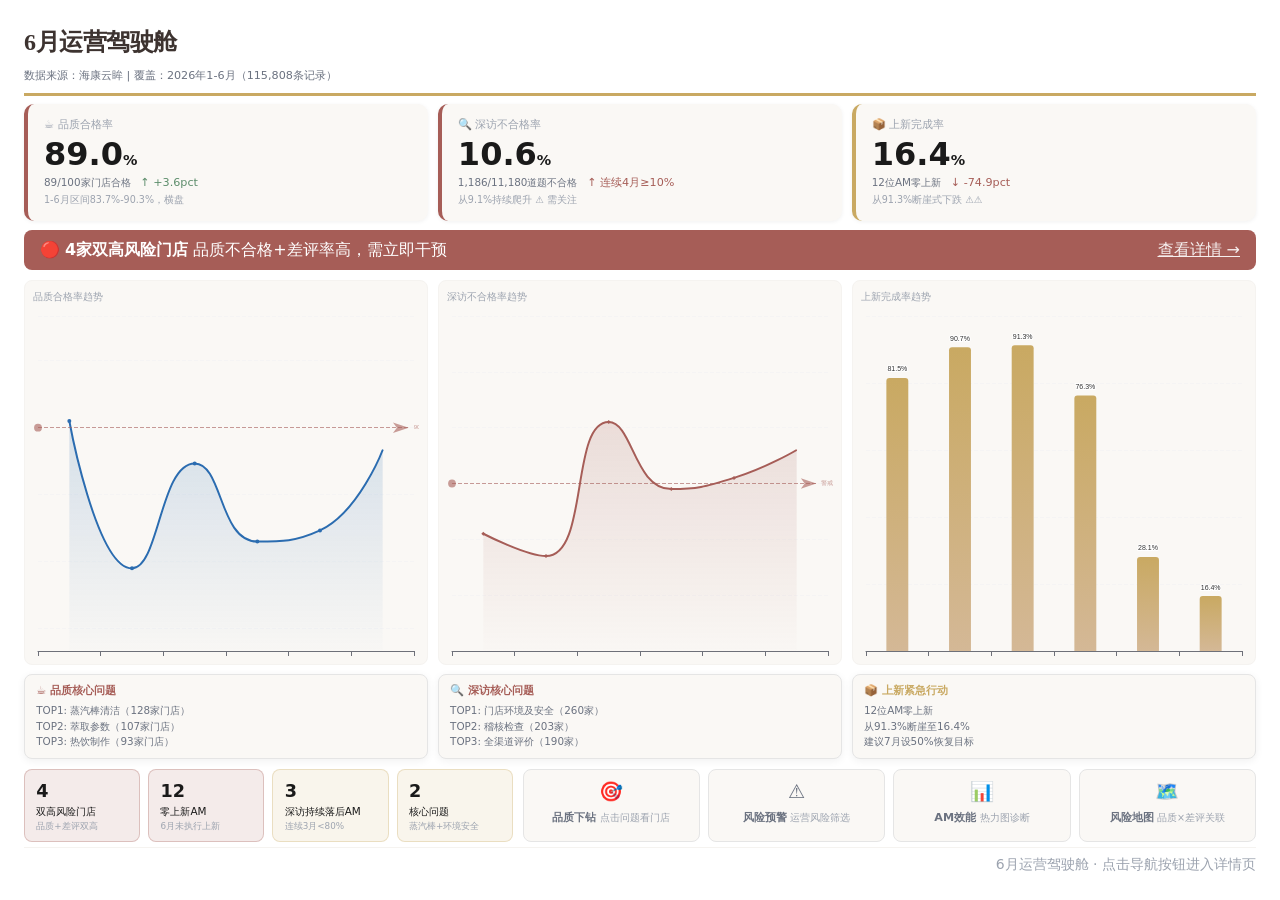
<file: slide-01.html>
<!DOCTYPE html>
<html lang="zh-CN">
<head>
    <meta charset="UTF-8">
    <meta name="viewport" content="width=device-width, initial-scale=1.0">
    <title>6月运营驾驶舱</title>
    <link rel="stylesheet" href="../styles.css">
    <script src="../echarts.min.js"></script>
    <style>
        .cockpit-grid { display:grid; gap:0.6rem; height:100%; grid-template-rows: auto auto 1fr auto auto; }
        .kpi-row { display:grid; grid-template-columns: 1fr 1fr 1fr; gap:0.6rem; }
        .kpi-card { background:var(--card-bg); border-radius:10px; padding:0.8rem 1rem; border-left:4px solid; box-shadow:0 1px 4px rgba(0,0,0,0.06); }
        .kpi-card .kpi-label { font-size:0.7rem; color:var(--text-muted); margin-bottom:0.2rem; }
        .kpi-card .kpi-value { font-size:2rem; font-weight:700; line-height:1.1; }
        .kpi-card .kpi-sub { font-size:0.65rem; color:var(--text-secondary); margin-top:0.2rem; }
        .kpi-card .kpi-delta { font-size:0.7rem; margin-left:0.4rem; }
        .kpi-card .kpi-trend { font-size:0.6rem; color:var(--text-muted); margin-top:0.1rem; }
        .kpi-red { border-left-color:var(--accent-red); }
        .kpi-gold { border-left-color:var(--coffee-gold); }
        .kpi-green { border-left-color:var(--accent-green); }
        .alert-banner { background:var(--accent-red); color:#fff; border-radius:8px; padding:0.5rem 1rem; display:flex; align-items:center; justify-content:space-between; }
        .alert-banner a { color:#fff; text-decoration:underline; opacity:0.9; cursor:pointer; }
        .alert-banner a:hover { opacity:1; }
        .nav-bar { display:grid; grid-template-columns:repeat(4,1fr); gap:0.5rem; }
        .nav-btn-page { background:var(--card-bg); border:1px solid var(--border-color); border-radius:8px; padding:0.5rem; text-align:center; cursor:pointer; font-size:0.7rem; color:var(--text-secondary); transition:all 0.15s; text-decoration:none; }
        .nav-btn-page:hover { border-color:var(--coffee-gold); color:var(--coffee-dark); background:var(--coffee-cream); }
        .nav-btn-page .nav-icon { font-size:1.2rem; display:block; margin-bottom:0.2rem; }
        .nav-btn-page .nav-label { font-weight:600; }
        .nav-btn-page .nav-desc { font-size:0.6rem; color:var(--text-muted); }
        .risk-indicators { display:grid; grid-template-columns:1fr 1fr 1fr 1fr; gap:0.5rem; }
        .risk-tile { border-radius:8px; padding:0.5rem 0.7rem; font-size:0.65rem; cursor:pointer; }
        .risk-tile .risk-count { font-size:1.1rem; font-weight:700; }
        .risk-high { background:rgba(166,93,87,0.12); border:1px solid rgba(166,93,87,0.3); }
        .risk-mid { background:rgba(201,169,98,0.12); border:1px solid rgba(201,169,98,0.3); }
        .risk-low { background:rgba(91,140,106,0.12); border:1px solid rgba(91,140,106,0.3); }
        .chart-trio { display:grid; grid-template-columns:1fr 1fr 1fr; gap:0.6rem; flex:1; min-height:0; }
        .chart-trio-item { background:var(--card-bg); border-radius:8px; padding:0.5rem; border:1px solid var(--border-light); display:flex; flex-direction:column; }
        .chart-trio-item .chart-label { font-size:0.65rem; color:var(--text-muted); margin-bottom:0.2rem; flex-shrink:0; }
        .chart-trio-item .chart-container { flex:1; min-height:0; }
    </style>
</head>
<body class="slide-page">
    <div class="slide">
        <div class="slide-header" style="margin-bottom:0.5rem;padding-bottom:0.5rem;">
            <h1 class="slide-title" style="font-size:1.5rem;">6月运营驾驶舱</h1>
            <p class="slide-subtitle" style="font-size:0.7rem;">数据来源：海康云眸 | 覆盖：2026年1-6月（115,808条记录）</p>
        </div>

        <div class="cockpit-grid">
            <!-- KPI行 -->
            <div class="kpi-row">
                <div class="kpi-card kpi-red">
                    <div class="kpi-label">☕ 品质合格率</div>
                    <div class="kpi-value">89.0<span style="font-size:0.9rem;">%</span></div>
                    <div class="kpi-sub">89/100家门店合格 <span class="kpi-delta" style="color:var(--accent-green);">↑ +3.6pct</span></div>
                    <div class="kpi-trend">1-6月区间83.7%-90.3%，横盘</div>
                </div>
                <div class="kpi-card kpi-red">
                    <div class="kpi-label">🔍 深访不合格率</div>
                    <div class="kpi-value">10.6<span style="font-size:0.9rem;">%</span></div>
                    <div class="kpi-sub">1,186/11,180道题不合格 <span class="kpi-delta" style="color:var(--accent-red);">↑ 连续4月≥10%</span></div>
                    <div class="kpi-trend">从9.1%持续爬升 ⚠️ 需关注</div>
                </div>
                <div class="kpi-card kpi-gold">
                    <div class="kpi-label">📦 上新完成率</div>
                    <div class="kpi-value">16.4<span style="font-size:0.9rem;">%</span></div>
                    <div class="kpi-sub">12位AM零上新 <span class="kpi-delta" style="color:var(--accent-red);">↓ -74.9pct</span></div>
                    <div class="kpi-trend">从91.3%断崖式下跌 ⚠️⚠️</div>
                </div>
            </div>

            <!-- 预警横幅 -->
            <div class="alert-banner">
                <span>🔴 <b>4家双高风险门店</b> 品质不合格+差评率高，需立即干预</span>
                <span><a onclick="parent.postMessage('goToSlide:5','*')">查看详情 →</a></span>
            </div>

            <!-- 趋势图三列 -->
            <div class="chart-trio">
                <div class="chart-trio-item">
                    <div class="chart-label">品质合格率趋势</div>
                    <div id="chart-quality" class="chart-container"></div>
                </div>
                <div class="chart-trio-item">
                    <div class="chart-label">深访不合格率趋势</div>
                    <div id="chart-deep" class="chart-container"></div>
                </div>
                <div class="chart-trio-item">
                    <div class="chart-label">上新完成率趋势</div>
                    <div id="chart-shangxin" class="chart-container"></div>
                </div>
            </div>

            <!-- 中间：关键发现 -->
            <div style="display:grid;grid-template-columns:1fr 1fr 1fr;gap:0.6rem;">
                <div class="content-section" style="padding:0.5rem 0.7rem;">
                    <div style="font-size:0.7rem;color:var(--accent-red);font-weight:600;margin-bottom:0.2rem;">☕ 品质核心问题</div>
                    <div style="font-size:0.65rem;color:var(--text-secondary);line-height:1.5;">
                        TOP1: 蒸汽棒清洁（128家门店）<br/>
                        TOP2: 萃取参数（107家门店）<br/>
                        TOP3: 热饮制作（93家门店）
                    </div>
                </div>
                <div class="content-section" style="padding:0.5rem 0.7rem;">
                    <div style="font-size:0.7rem;color:var(--accent-red);font-weight:600;margin-bottom:0.2rem;">🔍 深访核心问题</div>
                    <div style="font-size:0.65rem;color:var(--text-secondary);line-height:1.5;">
                        TOP1: 门店环境及安全（260家）<br/>
                        TOP2: 稽核检查（203家）<br/>
                        TOP3: 全渠道评价（190家）
                    </div>
                </div>
                <div class="content-section" style="padding:0.5rem 0.7rem;">
                    <div style="font-size:0.7rem;color:var(--coffee-gold);font-weight:600;margin-bottom:0.2rem;">📦 上新紧急行动</div>
                    <div style="font-size:0.65rem;color:var(--text-secondary);line-height:1.5;">
                        12位AM零上新<br/>
                        从91.3%断崖至16.4%<br/>
                        建议7月设50%恢复目标
                    </div>
                </div>
            </div>

            <!-- 底部：风险指标 + 导航 -->
            <div style="display:grid;grid-template-columns:1fr 1.5fr;gap:0.6rem;">
                <div class="risk-indicators">
                    <div class="risk-tile risk-high" onclick="parent.postMessage('goToSlide:5','*')" title="点击查看详情">
                        <div class="risk-count">4</div>
                        <div>双高风险门店</div>
                        <div style="font-size:0.55rem;color:var(--text-muted);">品质+差评双高</div>
                    </div>
                    <div class="risk-tile risk-high" onclick="parent.postMessage('goToSlide:4','*')" title="点击查看详情">
                        <div class="risk-count">12</div>
                        <div>零上新AM</div>
                        <div style="font-size:0.55rem;color:var(--text-muted);">6月未执行上新</div>
                    </div>
                    <div class="risk-tile risk-mid" onclick="parent.postMessage('goToSlide:3','*')" title="点击查看详情">
                        <div class="risk-count">3</div>
                        <div>深访持续落后AM</div>
                        <div style="font-size:0.55rem;color:var(--text-muted);">连续3月<80%</div>
                    </div>
                    <div class="risk-tile risk-mid" onclick="parent.postMessage('goToSlide:2','*')" title="点击查看详情">
                        <div class="risk-count">2</div>
                        <div>核心问题</div>
                        <div style="font-size:0.55rem;color:var(--text-muted);">蒸汽棒+环境安全</div>
                    </div>
                </div>
                <div class="nav-bar">
                    <div class="nav-btn-page" onclick="parent.postMessage('goToSlide:2','*')">
                        <span class="nav-icon">🎯</span>
                        <span class="nav-label">品质下钻</span>
                        <span class="nav-desc">点击问题看门店</span>
                    </div>
                    <div class="nav-btn-page" onclick="parent.postMessage('goToSlide:3','*')">
                        <span class="nav-icon">⚠️</span>
                        <span class="nav-label">风险预警</span>
                        <span class="nav-desc">运营风险筛选</span>
                    </div>
                    <div class="nav-btn-page" onclick="parent.postMessage('goToSlide:4','*')">
                        <span class="nav-icon">📊</span>
                        <span class="nav-label">AM效能</span>
                        <span class="nav-desc">热力图诊断</span>
                    </div>
                    <div class="nav-btn-page" onclick="parent.postMessage('goToSlide:5','*')">
                        <span class="nav-icon">🗺️</span>
                        <span class="nav-label">风险地图</span>
                        <span class="nav-desc">品质×差评关联</span>
                    </div>
                </div>
            </div>
        </div>

        <div class="slide-footer" style="margin-top:0.3rem;padding-top:0.3rem;"><span class="slide-number">6月运营驾驶舱 · 点击导航按钮进入详情页</span></div>
    </div>

    <script>
        const months = ['1月','2月','3月','4月','5月','6月'];
        const C = { blue:'#2B6CB0', red:'#A65D57', gold:'#C9A962', green:'#5B8C6A', dark:'#3D3330' };

        const chartStyle = { grid: {left:5,right:5,top:8,bottom:5}, tooltip:{trigger:'axis',formatter:p=>p[0].name+'<br/>'+p[0].value+'%'} };

        // 品质合格率
        const qc = echarts.init(document.getElementById('chart-quality'));
        qc.setOption({...chartStyle,
            xAxis:{type:'category',data:months,axisLabel:{fontSize:6}},
            yAxis:{type:'value',min:80,max:95,splitLine:{lineStyle:{type:'dashed',opacity:0.2}},axisLabel:{fontSize:6,formatter:'{value}%'}},
            series:[{data:[90.3,83.7,88.4,84.9,85.4,89.0],type:'line',smooth:true,symbol:'circle',
                lineStyle:{color:C.blue,width:2},itemStyle:{color:C.blue},
                areaStyle:{color:{type:'linear',x:0,y:0,x2:0,y2:1,colorStops:[{offset:0,color:'rgba(43,108,176,0.25)'},{offset:1,color:'rgba(43,108,176,0.01)'}]}},
                markLine:{silent:true,data:[{yAxis:90,label:{formatter:'90%',fontSize:6,color:C.red}}],lineStyle:{color:C.red,type:'dashed',width:1,opacity:0.6}}
            }]
        });

        // 深访不合格率
        const dc = echarts.init(document.getElementById('chart-deep'));
        dc.setOption({...chartStyle,
            xAxis:{type:'category',data:months,axisLabel:{fontSize:6}},
            yAxis:{type:'value',min:7,max:13,splitLine:{lineStyle:{type:'dashed',opacity:0.2}},axisLabel:{fontSize:6,formatter:'{value}%'}},
            series:[{data:[9.1,8.7,11.1,9.9,10.1,10.6],type:'line',smooth:true,symbol:'diamond',
                lineStyle:{color:C.red,width:2},itemStyle:{color:C.red},
                areaStyle:{color:{type:'linear',x:0,y:0,x2:0,y2:1,colorStops:[{offset:0,color:'rgba(166,93,87,0.25)'},{offset:1,color:'rgba(166,93,87,0.01)'}]}},
                markLine:{silent:true,data:[{yAxis:10,label:{formatter:'警戒10%',fontSize:6,color:C.red}}],lineStyle:{color:C.red,type:'dashed',width:1,opacity:0.6}}
            }]
        });

        // 上新完成率
        const sc = echarts.init(document.getElementById('chart-shangxin'));
        sc.setOption({...chartStyle,
            xAxis:{type:'category',data:months,axisLabel:{fontSize:6}},
            yAxis:{type:'value',min:0,max:100,splitLine:{lineStyle:{type:'dashed',opacity:0.2}},axisLabel:{fontSize:6,formatter:'{value}%'}},
            series:[{data:[81.5,90.7,91.3,76.3,28.1,16.4],type:'bar',barWidth:'35%',
                itemStyle:{color:{type:'linear',x:0,y:0,x2:0,y2:1,colorStops:[{offset:0,color:C.gold},{offset:1,color:'#D4B896'}]},borderRadius:[3,3,0,0]},
                label:{show:true,position:'top',fontSize:7,formatter:'{c}%'}
            }]
        });

        window.addEventListener('resize',()=>{qc.resize();dc.resize();sc.resize();});

        // 监听父页面跳转消息
        window.addEventListener('message', function(e) {
            if (e.data && typeof e.data === 'string' && e.data.startsWith('goToSlide:')) {
                // 父页面 script.js 会处理
            }
        });
    </script>
</body>
</html>
</file>
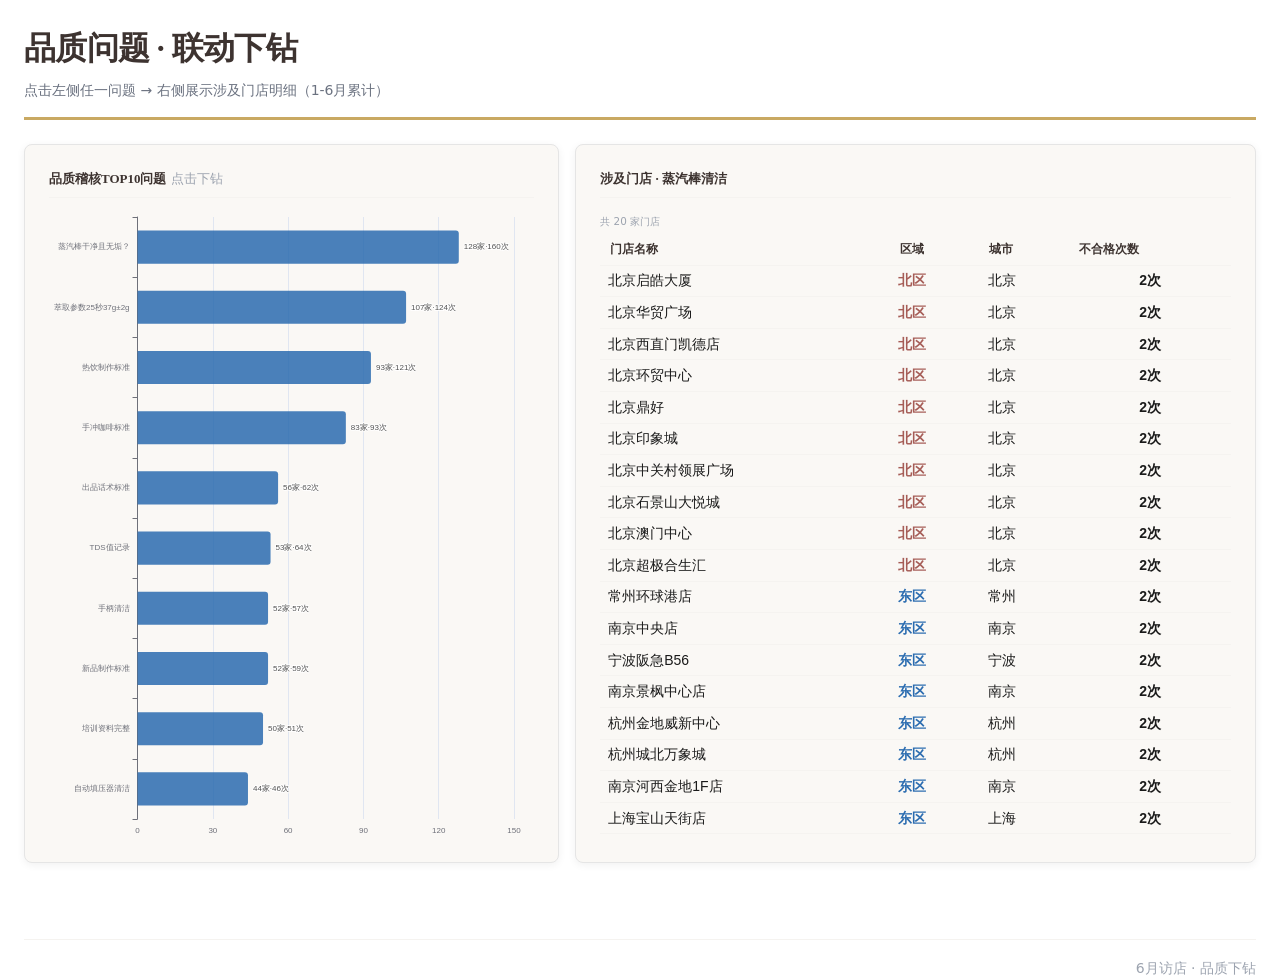
<file: slide-02.html>
<!DOCTYPE html>
<html lang="zh-CN">
<head>
    <meta charset="UTF-8">
    <meta name="viewport" content="width=device-width, initial-scale=1.0">
    <title>6月访店 — 品质问题联动下钻</title>
    <link rel="stylesheet" href="../styles.css">
    <script src="../echarts.min.js"></script>
</head>
<body class="slide-page">
    <div class="slide">
        <div class="slide-header">
            <h1 class="slide-title">品质问题 · 联动下钻</h1>
            <p class="slide-subtitle">点击左侧任一问题 → 右侧展示涉及门店明细（1-6月累计）</p>
        </div>

        <div class="slide-content" style="padding: 0;">
            <div style="display: flex; gap: 1rem; height: calc(100% - 60px);">
                <div class="chart-section" style="flex: 1;">
                    <h3 class="section-title" style="font-size:13px;">品质稽核TOP10问题<span style="font-weight:400;color:var(--text-muted);margin-left:0.3rem;">点击下钻</span></h3>
                    <div id="chart-item" class="chart-container" style="height: calc(100% - 40px);"></div>
                </div>
                <div class="chart-section" style="flex: 1.3;">
                    <h3 class="section-title" id="store-title" style="font-size:13px;">涉及门店 · 蒸汽棒清洁</h3>
                    <div style="font-size:0.65rem;color:var(--text-muted);margin-bottom:0.3rem;" id="store-count"></div>
                    <div style="max-height: calc(100% - 50px); overflow-y: auto;">
                        <table class="data-table" style="font-size:11px;">
                            <thead>
                                <tr><th style="font-size:12px;padding:0.4rem 0.6rem;">门店名称</th><th style="font-size:12px;padding:0.4rem 0.6rem;">区域</th><th style="font-size:12px;padding:0.4rem 0.6rem;">城市</th><th style="font-size:12px;padding:0.4rem 0.6rem;">不合格次数</th></tr>
                            </thead>
                            <tbody id="store-table-body"></tbody>
                        </table>
                    </div>
                </div>
            </div>
        </div>

        <div class="slide-footer"><span class="slide-number">6月访店 · 品质下钻</span></div>
    </div>

    <script>
        const C = {blue:'#2B6CB0',red:'#A65D57',gold:'#C9A962',green:'#5B8C6A',dark:'#3D3330'};

        // ===== 实际数据 =====
        const itemData = [
            {name:'蒸汽棒干净且无垢？', stores:128, hits:160},
            {name:'萃取参数25秒37g±2g', stores:107, hits:124},
            {name:'热饮制作标准', stores:93, hits:121},
            {name:'手冲咖啡标准', stores:83, hits:93},
            {name:'出品话术标准', stores:56, hits:62},
            {name:'TDS值记录', stores:53, hits:64},
            {name:'手柄清洁', stores:52, hits:57},
            {name:'新品制作标准', stores:52, hits:59},
            {name:'培训资料完整', stores:50, hits:51},
            {name:'自动填压器清洁', stores:44, hits:46}
        ];

        const storeMap = {
            '蒸汽棒干净且无垢？': [
                {name:'北京启皓大厦',reg:'北区',city:'北京',cnt:2},{name:'北京华贸广场',reg:'北区',city:'北京',cnt:2},{name:'北京西直门凯德店',reg:'北区',city:'北京',cnt:2},{name:'北京环贸中心',reg:'北区',city:'北京',cnt:2},{name:'北京鼎好',reg:'北区',city:'北京',cnt:2},{name:'北京印象城',reg:'北区',city:'北京',cnt:2},{name:'北京中关村领展广场',reg:'北区',city:'北京',cnt:2},{name:'北京石景山大悦城',reg:'北区',city:'北京',cnt:2},{name:'北京澳门中心',reg:'北区',city:'北京',cnt:2},{name:'北京超极合生汇',reg:'北区',city:'北京',cnt:2},{name:'常州环球港店',reg:'东区',city:'常州',cnt:2},{name:'南京中央店',reg:'东区',city:'南京',cnt:2},{name:'宁波阪急B56',reg:'东区',city:'宁波',cnt:2},{name:'南京景枫中心店',reg:'东区',city:'南京',cnt:2},{name:'杭州金地威新中心',reg:'东区',city:'杭州',cnt:2},{name:'杭州城北万象城',reg:'东区',city:'杭州',cnt:2},{name:'南京河西金地1F店',reg:'东区',city:'南京',cnt:2},{name:'上海宝山天街店',reg:'东区',city:'上海',cnt:2},{name:'上海浦江欢乐颂',reg:'东区',city:'上海',cnt:2},{name:'上海世纪汇',reg:'东区',city:'上海',cnt:2}
            ],
            '萃取参数25秒37g±2g': [
                {name:'上海南方百联1F店',reg:'东区',city:'上海',cnt:3},{name:'杭州亚奥万象天地',reg:'东区',city:'杭州',cnt:2},{name:'北京东方广场',reg:'北区',city:'北京',cnt:2},{name:'杭州海威领界店',reg:'东区',city:'杭州',cnt:2},{name:'南京河西金地1F店',reg:'东区',city:'南京',cnt:2},{name:'上海长风大悦城',reg:'东区',city:'上海',cnt:2},{name:'广州克洛维广场',reg:'南区',city:'广州',cnt:2},{name:'南京雨花万象天地',reg:'东区',city:'南京',cnt:2},{name:'南京国金中心店',reg:'东区',city:'南京',cnt:2},{name:'南京华贸中心店',reg:'东区',city:'南京',cnt:2},{name:'杭州嘉里中心',reg:'东区',city:'杭州',cnt:2},{name:'上海置汇旭辉广场',reg:'东区',city:'上海',cnt:2},{name:'上海西郊百联',reg:'东区',city:'上海',cnt:2},{name:'上海环球港A座店',reg:'东区',city:'上海',cnt:2},{name:'上海龙华会店',reg:'东区',city:'上海',cnt:2},{name:'绍兴天地',reg:'东区',city:'绍兴',cnt:2},{name:'北京太阳宫凯德',reg:'北区',city:'北京',cnt:1},{name:'北京环贸中心',reg:'北区',city:'北京',cnt:1},{name:'北京尚东数字谷',reg:'北区',city:'北京',cnt:1},{name:'北京鼎好',reg:'北区',city:'北京',cnt:1}
            ],
            '热饮制作标准': [
                {name:'上海徐汇万科中心店',reg:'东区',city:'上海',cnt:3},{name:'杭州城北万象城',reg:'东区',city:'杭州',cnt:2},{name:'嘉兴桐乡万象汇',reg:'东区',city:'嘉兴',cnt:2},{name:'上海中环百联店',reg:'东区',city:'上海',cnt:2},{name:'杭州大厦',reg:'东区',city:'杭州',cnt:2},{name:'绍兴上百万悦城店',reg:'东区',city:'绍兴',cnt:2},{name:'苏州吴江万象汇1F',reg:'东区',city:'苏州',cnt:2},{name:'无锡百联奥特莱斯店',reg:'东区',city:'无锡',cnt:2},{name:'上海肿瘤医院店',reg:'东区',city:'上海',cnt:2},{name:'上海前湾印象城店',reg:'东区',city:'上海',cnt:2},{name:'上海世纪汇',reg:'东区',city:'上海',cnt:2},{name:'上海豫园悦宾楼店',reg:'东区',city:'上海',cnt:2},{name:'上海前滩时代广场',reg:'东区',city:'上海',cnt:2},{name:'上海华山路国贸汇',reg:'东区',city:'上海',cnt:2},{name:'上海绿地缤纷城',reg:'东区',city:'上海',cnt:2},{name:'上海环宇城店',reg:'东区',city:'上海',cnt:2},{name:'上海世博源',reg:'东区',city:'上海',cnt:2},{name:'上海兴业太古汇店',reg:'东区',city:'上海',cnt:2},{name:'上海徐家汇书院店',reg:'东区',city:'上海',cnt:2},{name:'宁波阪急B56',reg:'东区',city:'宁波',cnt:2}
            ],
            '手冲咖啡标准': [
                {name:'上海凯德晶萃',reg:'东区',city:'上海',cnt:2},{name:'上海近铁城市广场',reg:'东区',city:'上海',cnt:2},{name:'上海长寿路旭辉1F',reg:'东区',city:'上海',cnt:2},{name:'上海七宝领展广场',reg:'东区',city:'上海',cnt:2},{name:'上海江湾里',reg:'东区',city:'上海',cnt:2},{name:'上海第一百货商业中心店',reg:'东区',city:'上海',cnt:2},{name:'上海环宇城店',reg:'东区',city:'上海',cnt:2},{name:'上海愚园路',reg:'东区',city:'上海',cnt:2},{name:'上海世纪汇',reg:'东区',city:'上海',cnt:2},{name:'绍兴上百万和城店',reg:'东区',city:'绍兴',cnt:2},{name:'北京灵境胡同店',reg:'北区',city:'北京',cnt:1},{name:'北京印象城',reg:'北区',city:'北京',cnt:1},{name:'北京大族广场',reg:'北区',city:'北京',cnt:1},{name:'北京北苑天街',reg:'北区',city:'北京',cnt:1},{name:'北京澳门中心',reg:'北区',city:'北京',cnt:1},{name:'北京姚家园万象汇',reg:'北区',city:'北京',cnt:1},{name:'北京西直门凯德店',reg:'北区',city:'北京',cnt:1},{name:'北京万科时代奥林',reg:'北区',city:'北京',cnt:1},{name:'北京富力广场',reg:'北区',city:'北京',cnt:1},{name:'杭州萧山万象汇',reg:'东区',city:'杭州',cnt:1}
            ],
            '出品话术标准': [
                {name:'杭州来福士',reg:'东区',city:'杭州',cnt:2},{name:'宁波来福士',reg:'东区',city:'宁波',cnt:2},{name:'上海北外滩来福士',reg:'东区',city:'上海',cnt:2},{name:'上海静安大融城店',reg:'东区',city:'上海',cnt:2},{name:'上海雷士德店',reg:'东区',city:'上海',cnt:2},{name:'无锡恒隆66',reg:'东区',city:'无锡',cnt:2},{name:'合肥瑶海天地店',reg:'东区',city:'合肥',cnt:1},{name:'成都铁像寺水街',reg:'西区',city:'成都',cnt:1},{name:'杭州西溪天街',reg:'东区',city:'杭州',cnt:1},{name:'杭州滨江天街',reg:'东区',city:'杭州',cnt:1},{name:'杭州大悦城',reg:'东区',city:'杭州',cnt:1},{name:'杭州亲橙Park',reg:'东区',city:'杭州',cnt:1},{name:'嘉兴南湖天地',reg:'东区',city:'嘉兴',cnt:1},{name:'宁波万象汇店',reg:'东区',city:'宁波',cnt:1},{name:'南京中央店',reg:'东区',city:'南京',cnt:1},{name:'南京河西金地1F店',reg:'东区',city:'南京',cnt:1},{name:'南京新城市广场店',reg:'东区',city:'南京',cnt:1},{name:'南京江北虹悦城店',reg:'东区',city:'南京',cnt:1},{name:'南京雨花客厅店',reg:'东区',city:'南京',cnt:1},{name:'南京玄武花园城店',reg:'东区',city:'南京',cnt:1}
            ],
            'TDS值记录': [
                {name:'北京尚东数字谷',reg:'北区',city:'北京',cnt:2},{name:'上海长寿路旭辉1F',reg:'东区',city:'上海',cnt:2},{name:'上海凯德晶萃',reg:'东区',city:'上海',cnt:2},{name:'上海中环百联店',reg:'东区',city:'上海',cnt:2},{name:'上海西郊百联',reg:'东区',city:'上海',cnt:2},{name:'苏州吴江万象汇1F',reg:'东区',city:'苏州',cnt:2},{name:'上海愚园路',reg:'东区',city:'上海',cnt:2},{name:'上海长宁国际',reg:'东区',city:'上海',cnt:2},{name:'上海环宇城店',reg:'东区',city:'上海',cnt:2},{name:'上海百联世纪',reg:'东区',city:'上海',cnt:2},{name:'杭州城北万象城',reg:'东区',city:'杭州',cnt:1},{name:'上海世博源',reg:'东区',city:'上海',cnt:1},{name:'上海徐家汇书院店',reg:'东区',city:'上海',cnt:1},{name:'上海华山路国贸汇',reg:'东区',city:'上海',cnt:1},{name:'上海张江店',reg:'东区',city:'上海',cnt:1},{name:'上海美罗城',reg:'东区',city:'上海',cnt:1},{name:'上海七宝领展广场',reg:'东区',city:'上海',cnt:1},{name:'上海ITC商场店',reg:'东区',city:'上海',cnt:1},{name:'上海新天地店',reg:'东区',city:'上海',cnt:1},{name:'上海浦东嘉里城',reg:'东区',city:'上海',cnt:1}
            ],
            '手柄清洁': [
                {name:'杭州城北万象城',reg:'东区',city:'杭州',cnt:2},{name:'上海中环百联店',reg:'东区',city:'上海',cnt:2},{name:'上海浦江欢乐颂',reg:'东区',city:'上海',cnt:2},{name:'上海长寿路旭辉1F',reg:'东区',city:'上海',cnt:2},{name:'上海环宇城店',reg:'东区',city:'上海',cnt:2},{name:'上海世博源',reg:'东区',city:'上海',cnt:2},{name:'苏州吴江万象汇1F',reg:'东区',city:'苏州',cnt:2},{name:'上海西郊百联',reg:'东区',city:'上海',cnt:1},{name:'上海张江店',reg:'东区',city:'上海',cnt:1},{name:'上海七宝领展广场',reg:'东区',city:'上海',cnt:1},{name:'上海长宁国际',reg:'东区',city:'上海',cnt:1},{name:'上海美罗城',reg:'东区',city:'上海',cnt:1},{name:'上海愚园路',reg:'东区',city:'上海',cnt:1},{name:'上海凯德晶萃',reg:'东区',city:'上海',cnt:1},{name:'上海华山路国贸汇',reg:'东区',city:'上海',cnt:1},{name:'上海徐家汇书院店',reg:'东区',city:'上海',cnt:1},{name:'上海浦东嘉里城',reg:'东区',city:'上海',cnt:1},{name:'上海百联世纪',reg:'东区',city:'上海',cnt:1},{name:'上海前滩时代广场',reg:'东区',city:'上海',cnt:1},{name:'上海虹桥天地',reg:'东区',city:'上海',cnt:1}
            ],
            '新品制作标准': [
                {name:'北京西单君太',reg:'北区',city:'北京',cnt:2},{name:'北京凤凰汇',reg:'北区',city:'北京',cnt:2},{name:'北京金地中心',reg:'北区',city:'北京',cnt:2},{name:'北京尚东数字谷',reg:'北区',city:'北京',cnt:2},{name:'上海宝山天街店',reg:'东区',city:'上海',cnt:2},{name:'上海苏河湾万象天地',reg:'东区',city:'上海',cnt:1},{name:'宁波来福士',reg:'东区',city:'宁波',cnt:1},{name:'上海华山路国贸汇',reg:'东区',city:'上海',cnt:1},{name:'上海中环百联店',reg:'东区',city:'上海',cnt:1},{name:'上海前滩时代广场',reg:'东区',city:'上海',cnt:1},{name:'上海龙华会店',reg:'东区',city:'上海',cnt:1},{name:'上海长宁来福士',reg:'东区',city:'上海',cnt:1},{name:'上海百联世纪',reg:'东区',city:'上海',cnt:1},{name:'上海世纪汇',reg:'东区',city:'上海',cnt:1},{name:'上海美罗城',reg:'东区',city:'上海',cnt:1},{name:'杭州来福士',reg:'东区',city:'杭州',cnt:1},{name:'杭州萧山万象汇',reg:'东区',city:'杭州',cnt:1},{name:'上海豫园悦宾楼店',reg:'东区',city:'上海',cnt:1},{name:'上海七宝领展广场',reg:'东区',city:'上海',cnt:1},{name:'上海张江店',reg:'东区',city:'上海',cnt:1}
            ],
            '培训资料完整': [
                {name:'北京华贸广场',reg:'北区',city:'北京',cnt:1},{name:'北京西单君太',reg:'北区',city:'北京',cnt:1},{name:'北京东方广场',reg:'北区',city:'北京',cnt:1},{name:'北京三里屯',reg:'北区',city:'北京',cnt:1},{name:'北京国贸3店',reg:'北区',city:'北京',cnt:1},{name:'北京太阳宫凯德',reg:'北区',city:'北京',cnt:1},{name:'北京金地中心',reg:'北区',city:'北京',cnt:1},{name:'北京大族广场',reg:'北区',city:'北京',cnt:1},{name:'杭州城北万象城',reg:'东区',city:'杭州',cnt:1},{name:'杭州嘉里中心',reg:'东区',city:'杭州',cnt:1},{name:'杭州萧山万象汇',reg:'东区',city:'杭州',cnt:1},{name:'杭州天目里',reg:'东区',city:'杭州',cnt:1},{name:'杭州来福士',reg:'东区',city:'杭州',cnt:1},{name:'杭州远洋乐堤港',reg:'东区',city:'杭州',cnt:1},{name:'杭州滨江天街',reg:'东区',city:'杭州',cnt:1},{name:'杭州西溪天街',reg:'东区',city:'杭州',cnt:1},{name:'杭州亲橙Park',reg:'东区',city:'杭州',cnt:1},{name:'杭州大悦城',reg:'东区',city:'杭州',cnt:1},{name:'上海长风大悦城',reg:'东区',city:'上海',cnt:1},{name:'上海凯德晶萃',reg:'东区',city:'上海',cnt:1}
            ],
            '自动填压器清洁': [
                {name:'上海长寿路旭辉1F',reg:'东区',city:'上海',cnt:2},{name:'杭州城北万象城',reg:'东区',city:'杭州',cnt:2},{name:'上海中环百联店',reg:'东区',city:'上海',cnt:2},{name:'上海浦江欢乐颂',reg:'东区',city:'上海',cnt:2},{name:'上海七宝领展广场',reg:'东区',city:'上海',cnt:2},{name:'上海世博源',reg:'东区',city:'上海',cnt:2},{name:'上海环宇城店',reg:'东区',city:'上海',cnt:2},{name:'上海凯德晶萃',reg:'东区',city:'上海',cnt:1},{name:'上海西郊百联',reg:'东区',city:'上海',cnt:1},{name:'上海苏河湾万象天地',reg:'东区',city:'上海',cnt:1},{name:'上海张江店',reg:'东区',city:'上海',cnt:1},{name:'上海美罗城',reg:'东区',city:'上海',cnt:1},{name:'上海愚园路',reg:'东区',city:'上海',cnt:1},{name:'上海华山路国贸汇',reg:'东区',city:'上海',cnt:1},{name:'上海徐家汇书院店',reg:'东区',city:'上海',cnt:1},{name:'上海浦东嘉里城',reg:'东区',city:'上海',cnt:1},{name:'上海百联世纪',reg:'东区',city:'上海',cnt:1},{name:'上海前滩时代广场',reg:'东区',city:'上海',cnt:1},{name:'上海虹桥天地',reg:'东区',city:'上海',cnt:1},{name:'上海长宁国际',reg:'东区',city:'上海',cnt:1}
            ]
        };

        const regionColor = {北区:'#A65D57',东区:'#2B6CB0',西区:'#C9A962',南区:'#5B8C6A'};

        // 左图
        const chart = echarts.init(document.getElementById('chart-item'));
        chart.setOption({
            tooltip:{trigger:'axis',axisPointer:{type:'shadow'},formatter:p=>p[0].name+'<br/>涉及门店'+p[0].value+'家·累计'+p[0].data.hits+'次'},
            grid:{left:5,right:20,bottom:3,top:3,containLabel:true},
            xAxis:{type:'value',axisLabel:{fontSize:8}},
            yAxis:{type:'category',data:itemData.map(d=>d.name).reverse(),axisLabel:{fontSize:8,width:120,overflow:'truncate'}},
            series:[{
                data:itemData.map(d=>({value:d.stores,hits:d.hits})).reverse(),
                type:'bar',barWidth:'55%',
                label:{show:true,position:'right',fontSize:8,formatter:p=>p.value+'家·'+p.data.hits+'次'},
                itemStyle:{color:C.blue,borderRadius:[0,3,3,0],opacity:0.85},
                emphasis:{itemStyle:{color:C.red}}
            }]
        });

        let currentItem = '蒸汽棒干净且无垢？';

        chart.on('click', function(params) {
            currentItem = params.name;
            document.getElementById('store-title').textContent = '涉及门店 · ' + currentItem;
            updateStoreTable(currentItem);
            chart.dispatchAction({type:'downplay'});
            chart.dispatchAction({type:'highlight',name:params.name});
        });

        function updateStoreTable(item) {
            const stores = storeMap[item] || [];
            const tbody = document.getElementById('store-table-body');
            document.getElementById('store-count').textContent = '共 ' + stores.length + ' 家门店';
            tbody.innerHTML = '';
            stores.forEach(function(s) {
                const tr = document.createElement('tr');
                tr.innerHTML = '<td style="padding:0.3rem 0.5rem;">' + s.name + '</td>' +
                    '<td style="padding:0.3rem 0.5rem;"><span style="color:' + (regionColor[s.reg]||'#666') + ';font-weight:600;">' + s.reg + '</span></td>' +
                    '<td style="padding:0.3rem 0.5rem;">' + s.city + '</td>' +
                    '<td style="padding:0.3rem 0.5rem;text-align:center;font-weight:600;">' + s.cnt + '次</td>';
                tbody.appendChild(tr);
            });
        }

        updateStoreTable('蒸汽棒干净且无垢？');
        window.addEventListener('resize',()=>chart.resize());
    </script>
</body>
</html>
</file>
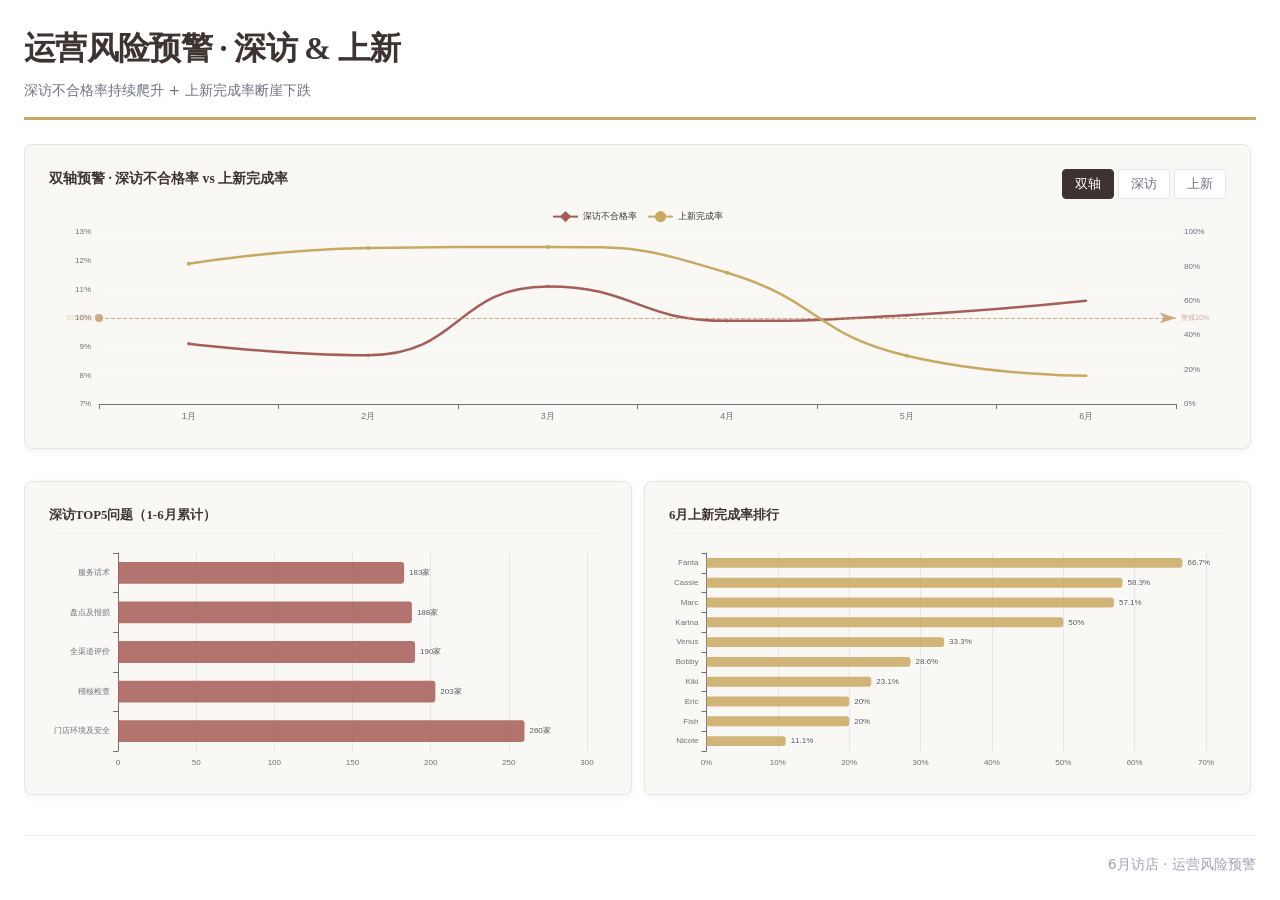
<file: slide-03.html>
<!DOCTYPE html>
<html lang="zh-CN">
<head>
    <meta charset="UTF-8">
    <meta name="viewport" content="width=device-width, initial-scale=1.0">
    <title>6月访店 — 运营风险预警</title>
    <link rel="stylesheet" href="../styles.css">
    <script src="../echarts.min.js"></script>
</head>
<body class="slide-page">
    <div class="slide">
        <div class="slide-header">
            <h1 class="slide-title">运营风险预警 · 深访 & 上新</h1>
            <p class="slide-subtitle">深访不合格率持续爬升 + 上新完成率断崖下跌</p>
        </div>

        <div class="slide-content" style="overflow-y:auto;padding-right:0.3rem;">
            <!-- 双轴趋势图：深访不合格率 + 上新完成率 -->
            <div class="chart-section" style="margin-bottom:0.75rem;">
                <div style="display:flex;justify-content:space-between;align-items:center;margin-bottom:0.3rem;">
                    <h3 class="section-title" style="margin:0;font-size:0.85rem;">双轴预警 · 深访不合格率 vs 上新完成率</h3>
                    <div class="filter-group">
                        <button class="filter-btn active" onclick="switchView(this,'dual')">双轴</button>
                        <button class="filter-btn" onclick="switchView(this,'deep')">深访</button>
                        <button class="filter-btn" onclick="switchView(this,'shang')">上新</button>
                    </div>
                </div>
                <div id="chart-dual" class="chart-container" style="height:200px;"></div>
            </div>

            <!-- 双栏：深访TOP5 + 上新AM排行 -->
            <div style="display:grid;grid-template-columns:1fr 1fr;gap:0.75rem;margin-bottom:0.75rem;">
                <div class="chart-section">
                    <h3 class="section-title" style="font-size:0.8rem;">深访TOP5问题（1-6月累计）</h3>
                    <div id="chart-deep-top" class="chart-container" style="height:200px;"></div>
                </div>
                <div class="chart-section">
                    <h3 class="section-title" style="font-size:0.8rem;">6月上新完成率排行</h3>
                    <div id="chart-shang-rank" class="chart-container" style="height:200px;"></div>
                </div>
            </div>

            <!-- 深访完成率 + 零上新AM -->
            <div style="display:grid;grid-template-columns:1fr 1fr;gap:0.75rem;">
                <div class="chart-section">
                    <h3 class="section-title" style="font-size:0.8rem;">6月深访完成率排行</h3>
                    <div id="chart-sf-rank" class="chart-container" style="height:200px;"></div>
                </div>
                <div class="content-section" style="padding:0.75rem;">
                    <div class="section-title" style="font-size:0.8rem;margin-bottom:0.5rem;">6月零上新AM（12位）</div>
                    <div style="display:flex;flex-wrap:wrap;gap:0.3rem;margin-bottom:0.5rem;">
                        <span style="background:#fef0f0;color:var(--accent-red);padding:0.2rem 0.5rem;border-radius:4px;font-size:0.7rem;">Stella20家店</span>
                        <span style="background:#fef0f0;color:var(--accent-red);padding:0.2rem 0.5rem;border-radius:4px;font-size:0.7rem;">Log27家店</span>
                        <span style="background:#fef0f0;color:var(--accent-red);padding:0.2rem 0.5rem;border-radius:4px;font-size:0.7rem;">Sisco12家店</span>
                        <span style="background:#fef0f0;color:var(--accent-red);padding:0.2rem 0.5rem;border-radius:4px;font-size:0.7rem;">Cindy Wang16家店</span>
                        <span style="background:#fef0f0;color:var(--accent-red);padding:0.2rem 0.5rem;border-radius:4px;font-size:0.7rem;">Sevi18家店</span>
                        <span style="background:#fef0f0;color:var(--accent-red);padding:0.2rem 0.5rem;border-radius:4px;font-size:0.7rem;">Chris8家店</span>
                        <span style="background:#fef0f0;color:var(--accent-red);padding:0.2rem 0.5rem;border-radius:4px;font-size:0.7rem;">Danna12家店</span>
                        <span style="background:#fef0f0;color:var(--accent-red);padding:0.2rem 0.5rem;border-radius:4px;font-size:0.7rem;">Tina14家店</span>
                        <span style="background:#fef0f0;color:var(--accent-red);padding:0.2rem 0.5rem;border-radius:4px;font-size:0.7rem;">Roy12家店</span>
                        <span style="background:#fef0f0;color:var(--accent-red);padding:0.2rem 0.5rem;border-radius:4px;font-size:0.7rem;">Kyrie10家店</span>
                        <span style="background:#fef0f0;color:var(--accent-red);padding:0.2rem 0.5rem;border-radius:4px;font-size:0.7rem;">Nick11家店</span>
                        <span style="background:#fef0f0;color:var(--accent-red);padding:0.2rem 0.5rem;border-radius:4px;font-size:0.7rem;">Gemini16家店</span>
                    </div>
                    <div class="insight-text" style="font-size:0.7rem;">
                        <span style="color:var(--accent-red);font-weight:600;">12位</span> AM 6月未完成任何一次上新访店，其中 Stella(20家)、Log(27家)、Sevi(18家)、Tina(14家) 管辖门店超10家，影响面较大。
                    </div>
                </div>
            </div>

            <!-- 持续落后AM -->
            <div class="content-section" style="margin-top:0.5rem;padding:0.75rem;">
                <div class="section-title" style="font-size:0.8rem;margin-bottom:0.4rem;">持续落后AM · 深访进度&lt;80%（多次）</div>
                <div style="display:flex;flex-wrap:wrap;gap:0.5rem;">
                    <div style="background:#fff;border:1px solid var(--border-color);border-radius:6px;padding:0.5rem 0.8rem;text-align:center;min-width:100px;">
                        <div style="font-size:0.8rem;font-weight:700;color:var(--accent-red);">Nick</div>
                        <div style="font-size:0.65rem;color:var(--text-muted);">3月<80%</div>
                        <div style="font-size:0.7rem;font-weight:600;">最近62.5%</div>
                    </div>
                    <div style="background:#fff;border:1px solid var(--border-color);border-radius:6px;padding:0.5rem 0.8rem;text-align:center;min-width:100px;">
                        <div style="font-size:0.8rem;font-weight:700;color:var(--accent-red);">Tina</div>
                        <div style="font-size:0.65rem;color:var(--text-muted);">3月<80%</div>
                        <div style="font-size:0.7rem;font-weight:600;">最近71.4%</div>
                    </div>
                    <div style="background:#fff;border:1px solid var(--border-color);border-radius:6px;padding:0.5rem 0.8rem;text-align:center;min-width:100px;">
                        <div style="font-size:0.8rem;font-weight:700;color:var(--accent-red);">Sevi</div>
                        <div style="font-size:0.65rem;color:var(--text-muted);">3月<80%</div>
                        <div style="font-size:0.7rem;font-weight:600;">最近75.0%</div>
                    </div>
                    <div style="background:#fff;border:1px solid var(--border-color);border-radius:6px;padding:0.5rem 0.8rem;text-align:center;min-width:100px;">
                        <div style="font-size:0.8rem;font-weight:700;color:var(--coffee-gold);">Chris</div>
                        <div style="font-size:0.65rem;color:var(--text-muted);">1月<80%</div>
                        <div style="font-size:0.7rem;font-weight:600;">最近75.0%</div>
                    </div>
                    <div style="background:#fff;border:1px solid var(--border-color);border-radius:6px;padding:0.5rem 0.8rem;text-align:center;min-width:100px;">
                        <div style="font-size:0.8rem;font-weight:700;color:var(--coffee-gold);">Danna</div>
                        <div style="font-size:0.65rem;color:var(--text-muted);">1月<80%</div>
                        <div style="font-size:0.7rem;font-weight:600;">最近66.7%</div>
                    </div>
                    <div style="background:#fff;border:1px solid var(--border-color);border-radius:6px;padding:0.5rem 0.8rem;text-align:center;min-width:100px;">
                        <div style="font-size:0.8rem;font-weight:700;color:var(--coffee-gold);">Matt</div>
                        <div style="font-size:0.65rem;color:var(--text-muted);">1月<80%</div>
                        <div style="font-size:0.7rem;font-weight:600;">最近55.6%</div>
                    </div>
                    <div style="background:#fff;border:1px solid var(--border-color);border-radius:6px;padding:0.5rem 0.8rem;text-align:center;min-width:100px;">
                        <div style="font-size:0.8rem;font-weight:700;color:var(--coffee-gold);">Log</div>
                        <div style="font-size:0.65rem;color:var(--text-muted);">1月<80%</div>
                        <div style="font-size:0.7rem;font-weight:600;">最近73.1%</div>
                    </div>
                </div>
            </div>
        </div>

        <div class="slide-footer"><span class="slide-number">6月访店 · 运营风险预警</span></div>
    </div>

    <script>
        const C = {blue:'#2B6CB0',red:'#A65D57',gold:'#C9A962',green:'#5B8C6A',dark:'#3D3330'};
        const months = ['1月','2月','3月','4月','5月','6月'];

        // 双轴图
        const dualChart = echarts.init(document.getElementById('chart-dual'));
        const deepData = [9.1,8.7,11.1,9.9,10.1,10.6];
        const shangData = [81.5,90.7,91.3,76.3,28.1,16.4];
        const sfData = [94.1,93.4,98.0,98.6,91.1,93.1];

        function renderDualView(view) {
            if (view === 'dual') {
                dualChart.setOption({
                    tooltip:{trigger:'axis'},
                    legend:{data:['深访不合格率','上新完成率'],top:2,textStyle:{fontSize:9}},
                    grid:{left:50,right:50,top:28,bottom:20},
                    xAxis:{type:'category',data:months,axisLabel:{fontSize:9}},
                    yAxis:[
                        {type:'value',min:7,max:13,axisLabel:{fontSize:8,formatter:'{value}%'},splitLine:{lineStyle:{type:'dashed',opacity:0.2}}},
                        {type:'value',min:0,max:100,axisLabel:{fontSize:8,formatter:'{value}%'},splitLine:{show:false}}
                    ],
                    series:[
                        {name:'深访不合格率',data:deepData,type:'line',smooth:true,symbol:'diamond',yAxisIndex:0,
                            lineStyle:{color:C.red,width:2.5},itemStyle:{color:C.red},
                            markLine:{silent:true,data:[{yAxis:10,label:{formatter:'警戒10%',fontSize:7,color:C.red}}],lineStyle:{color:C.red,type:'dashed',width:1,opacity:0.5}}},
                        {name:'上新完成率',data:shangData,type:'line',smooth:true,symbol:'circle',yAxisIndex:1,
                            lineStyle:{color:C.gold,width:2.5},itemStyle:{color:C.gold},
                            markLine:{silent:true,data:[{yAxis:50,label:{formatter:'50%目标',fontSize:7,color:C.gold,position:'start'}}],lineStyle:{color:C.gold,type:'dashed',width:1,opacity:0.5}}}
                    ]
                }, true);
            } else if (view === 'deep') {
                dualChart.setOption({
                    tooltip:{trigger:'axis'},
                    legend:{data:['深访不合格率','深访完成率'],top:2,textStyle:{fontSize:9}},
                    grid:{left:50,right:50,top:28,bottom:20},
                    xAxis:{type:'category',data:months,axisLabel:{fontSize:9}},
                    yAxis:[
                        {type:'value',min:7,max:13,axisLabel:{fontSize:8,formatter:'{value}%'},splitLine:{lineStyle:{type:'dashed',opacity:0.2}}},
                        {type:'value',min:60,max:100,axisLabel:{fontSize:8,formatter:'{value}%'},splitLine:{show:false}}
                    ],
                    series:[
                        {name:'深访不合格率',data:deepData,type:'line',smooth:true,symbol:'diamond',yAxisIndex:0,
                            lineStyle:{color:C.red,width:2.5},itemStyle:{color:C.red},
                            markLine:{silent:true,data:[{yAxis:10,label:{formatter:'警戒10%',fontSize:7,color:C.red}}],lineStyle:{color:C.red,type:'dashed',width:1,opacity:0.5}}},
                        {name:'深访完成率',data:sfData,type:'bar',yAxisIndex:1,barWidth:'30%',
                            itemStyle:{color:{type:'linear',x:0,y:0,x2:0,y2:1,colorStops:[{offset:0,color:C.green},{offset:1,color:'#A8D5BA'}]},borderRadius:[3,3,0,0]}}
                    ]
                }, true);
            } else {
                dualChart.setOption({
                    tooltip:{trigger:'axis'},
                    legend:{data:['上新完成率','零上新AM数'],top:2,textStyle:{fontSize:9}},
                    grid:{left:50,right:50,top:28,bottom:20},
                    xAxis:{type:'category',data:months,axisLabel:{fontSize:9}},
                    yAxis:[
                        {type:'value',min:0,max:100,axisLabel:{fontSize:8,formatter:'{value}%'},splitLine:{lineStyle:{type:'dashed',opacity:0.2}}},
                        {type:'value',min:0,axisLabel:{fontSize:8},splitLine:{show:false}}
                    ],
                    series:[
                        {name:'上新完成率',data:shangData,type:'line',smooth:true,symbol:'circle',yAxisIndex:0,
                            lineStyle:{color:C.gold,width:2.5},itemStyle:{color:C.gold},
                            areaStyle:{color:{type:'linear',x:0,y:0,x2:0,y2:1,colorStops:[{offset:0,color:'rgba(201,169,98,0.2)'},{offset:1,color:'rgba(201,169,98,0.01)'}]}}},
                        {name:'零上新AM数',data:[0,0,0,7,11,12],type:'bar',yAxisIndex:1,barWidth:'30%',
                            itemStyle:{color:C.red,opacity:0.7,borderRadius:[3,3,0,0]},
                            label:{show:true,position:'top',fontSize:8,formatter:'{c}人'}}
                    ]
                }, true);
            }
        }

        function switchView(btn, view) {
            document.querySelectorAll('.filter-btn').forEach(b=>b.classList.remove('active'));
            btn.classList.add('active');
            renderDualView(view);
        }
        renderDualView('dual');

        // 深访TOP5
        const dt = echarts.init(document.getElementById('chart-deep-top'));
        dt.setOption({
            grid:{left:5,right:20,bottom:3,top:3,containLabel:true},
            xAxis:{type:'value',axisLabel:{fontSize:8}},
            yAxis:{type:'category',data:['门店环境及安全','稽核检查','全渠道评价','盘点及报损','服务话术'],axisLabel:{fontSize:8}},
            tooltip:{trigger:'axis',axisPointer:{type:'shadow'},formatter:p=>p[0].name+'<br/>'+p[0].value+'家门店·'+p[0].data.hits+'次'},
            series:[{
                data:[{value:260,hits:1493},{value:203,hits:498},{value:190,hits:536},{value:188,hits:468},{value:183,hits:457}],
                type:'bar',barWidth:'55%',
                label:{show:true,position:'right',fontSize:8,formatter:p=>p.value+'家'},
                itemStyle:{color:C.red,borderRadius:[0,3,3,0],opacity:0.85}
            }]
        });

        // 上新排行
        const sr = echarts.init(document.getElementById('chart-shang-rank'));
        sr.setOption({
            grid:{left:5,right:20,bottom:3,top:3,containLabel:true},
            xAxis:{type:'value',axisLabel:{fontSize:8,formatter:'{value}%'}},
            yAxis:{type:'category',data:['Fanta','Cassie','Marc','Karina','Venus','Bobby','Kiki','Eric','Fish','Nicole'].reverse(),axisLabel:{fontSize:8}},
            tooltip:{trigger:'axis',axisPointer:{type:'shadow'},formatter:p=>p[0].name+'<br/>'+p[0].value+'%'},
            series:[{
                data:[66.7,58.3,57.1,50.0,33.3,28.6,23.1,20.0,20.0,11.1].reverse(),
                type:'bar',barWidth:'50%',
                label:{show:true,position:'right',fontSize:8,formatter:'{c}%'},
                itemStyle:{color:C.gold,borderRadius:[0,3,3,0],opacity:0.85}
            }]
        });

        // 深访排行
        const sfRank = echarts.init(document.getElementById('chart-sf-rank'));
        sfRank.setOption({
            grid:{left:5,right:20,bottom:3,top:3,containLabel:true},
            xAxis:{type:'value',min:85,max:101,axisLabel:{fontSize:8,formatter:'{value}%'}},
            yAxis:{type:'category',data:['Cindy Wang','Bobby','Fanta','Nicole','Karina','Eric','Stella','Marc','Danna','Fish'].reverse(),axisLabel:{fontSize:8}},
            tooltip:{trigger:'axis',axisPointer:{type:'shadow'},formatter:p=>p[0].name+'<br/>'+p[0].value+'%'},
            series:[{
                data:[100,100,100,100,100,100,100,100,100,100].reverse(),
                type:'bar',barWidth:'50%',
                label:{show:true,position:'right',fontSize:8,formatter:'{c}%'},
                itemStyle:{color:C.green,borderRadius:[0,3,3,0],opacity:0.85}
            }]
        });

        window.addEventListener('resize',()=>{dualChart.resize();dt.resize();sr.resize();sfRank.resize();});
    </script>
</body>
</html>
</file>
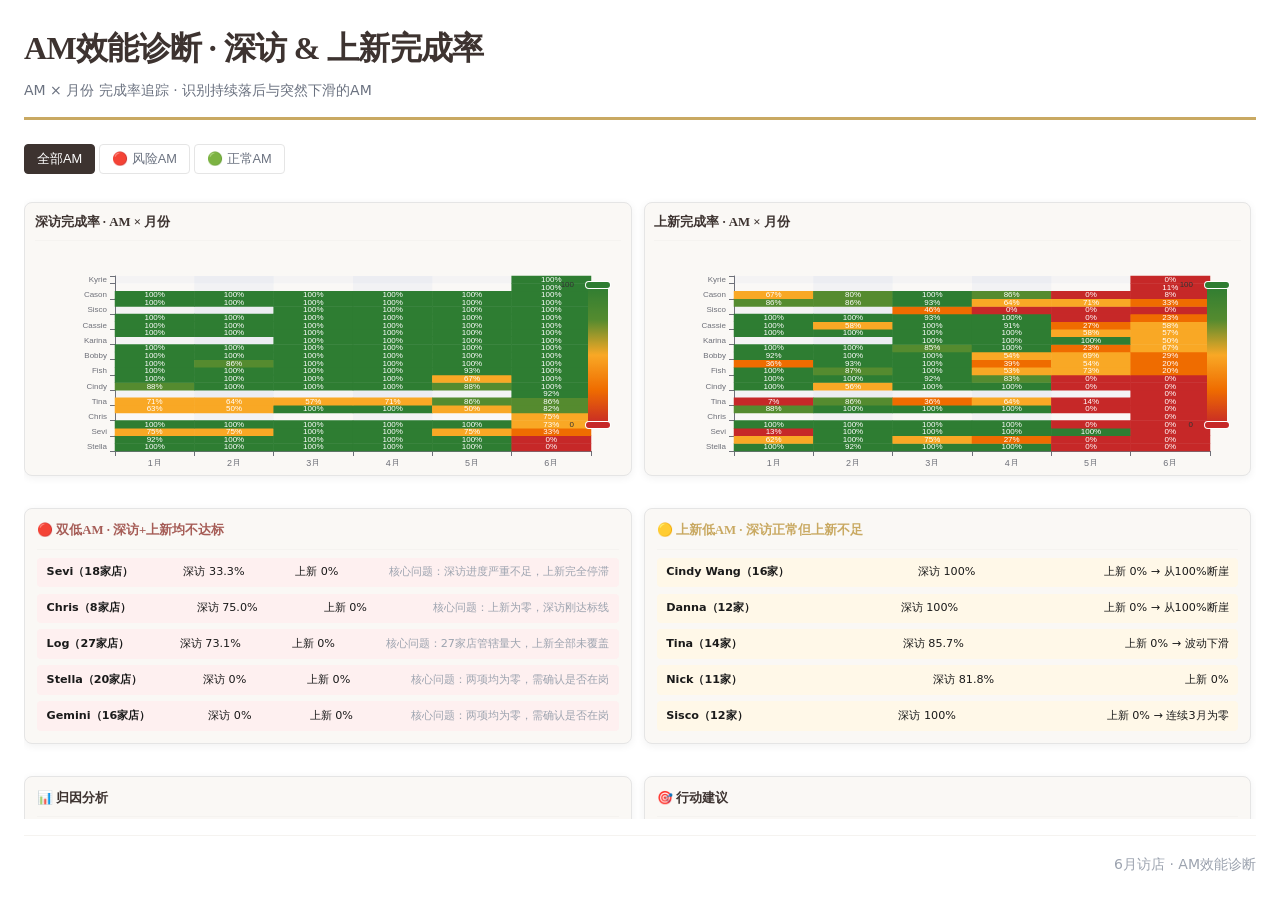
<file: slide-04.html>
<!DOCTYPE html>
<html lang="zh-CN">
<head>
    <meta charset="UTF-8">
    <meta name="viewport" content="width=device-width, initial-scale=1.0">
    <title>6月访店 — AM效能诊断</title>
    <link rel="stylesheet" href="../styles.css">
    <script src="../echarts.min.js"></script>
</head>
<body class="slide-page">
    <div class="slide">
        <div class="slide-header">
            <h1 class="slide-title">AM效能诊断 · 深访 & 上新完成率</h1>
            <p class="slide-subtitle">AM × 月份 完成率追踪 · 识别持续落后与突然下滑的AM</p>
        </div>

        <div class="slide-content" style="overflow-y:auto;padding-right:0.3rem;">
            <!-- 筛选按钮 -->
            <div class="filter-group" style="margin-bottom:0.5rem;">
                <button class="filter-btn active" onclick="switchTab(this,'all')">全部AM</button>
                <button class="filter-btn" onclick="switchTab(this,'risk')">🔴 风险AM</button>
                <button class="filter-btn" onclick="switchTab(this,'normal')">🟢 正常AM</button>
            </div>

            <!-- 第1行：深访热力图 + 上新热力图 -->
            <div style="display:grid;grid-template-columns:1fr 1fr;gap:0.75rem;margin-bottom:0.75rem;">
                <div class="chart-section" style="padding:0.6rem;">
                    <h3 class="section-title" style="font-size:0.8rem;margin-bottom:0.3rem;">深访完成率 · AM × 月份</h3>
                    <div id="chart-sf-heat" class="chart-container" style="height:320px;"></div>
                </div>
                <div class="chart-section" style="padding:0.6rem;">
                    <h3 class="section-title" style="font-size:0.8rem;margin-bottom:0.3rem;">上新完成率 · AM × 月份</h3>
                    <div id="chart-sh-heat" class="chart-container" style="height:320px;"></div>
                </div>
            </div>

            <!-- 第2行：归因分析 -->
            <div style="display:grid;grid-template-columns:1fr 1fr;gap:0.75rem;margin-bottom:0.75rem;">
                <div class="content-section" style="padding:0.75rem;">
                    <div class="section-title" style="font-size:0.8rem;margin-bottom:0.5rem;color:var(--accent-red);">🔴 双低AM · 深访+上新均不达标</div>
                    <div style="display:flex;flex-direction:column;gap:0.4rem;">
                        <div style="display:flex;justify-content:space-between;align-items:center;background:#fef0f0;padding:0.4rem 0.6rem;border-radius:4px;font-size:0.7rem;">
                            <span style="font-weight:600;">Sevi（18家店）</span>
                            <span>深访 33.3%</span>
                            <span>上新 0%</span>
                            <span style="color:var(--text-muted);">核心问题：深访进度严重不足，上新完全停滞</span>
                        </div>
                        <div style="display:flex;justify-content:space-between;align-items:center;background:#fef0f0;padding:0.4rem 0.6rem;border-radius:4px;font-size:0.7rem;">
                            <span style="font-weight:600;">Chris（8家店）</span>
                            <span>深访 75.0%</span>
                            <span>上新 0%</span>
                            <span style="color:var(--text-muted);">核心问题：上新为零，深访刚达标线</span>
                        </div>
                        <div style="display:flex;justify-content:space-between;align-items:center;background:#fef0f0;padding:0.4rem 0.6rem;border-radius:4px;font-size:0.7rem;">
                            <span style="font-weight:600;">Log（27家店）</span>
                            <span>深访 73.1%</span>
                            <span>上新 0%</span>
                            <span style="color:var(--text-muted);">核心问题：27家店管辖量大，上新全部未覆盖</span>
                        </div>
                        <div style="display:flex;justify-content:space-between;align-items:center;background:#fef0f0;padding:0.4rem 0.6rem;border-radius:4px;font-size:0.7rem;">
                            <span style="font-weight:600;">Stella（20家店）</span>
                            <span>深访 0%</span>
                            <span>上新 0%</span>
                            <span style="color:var(--text-muted);">核心问题：两项均为零，需确认是否在岗</span>
                        </div>
                        <div style="display:flex;justify-content:space-between;align-items:center;background:#fef0f0;padding:0.4rem 0.6rem;border-radius:4px;font-size:0.7rem;">
                            <span style="font-weight:600;">Gemini（16家店）</span>
                            <span>深访 0%</span>
                            <span>上新 0%</span>
                            <span style="color:var(--text-muted);">核心问题：两项均为零，需确认是否在岗</span>
                        </div>
                    </div>
                </div>
                <div class="content-section" style="padding:0.75rem;">
                    <div class="section-title" style="font-size:0.8rem;margin-bottom:0.5rem;color:var(--coffee-gold);">🟡 上新低AM · 深访正常但上新不足</div>
                    <div style="display:flex;flex-direction:column;gap:0.4rem;">
                        <div style="display:flex;justify-content:space-between;align-items:center;background:#fff8e8;padding:0.4rem 0.6rem;border-radius:4px;font-size:0.7rem;">
                            <span style="font-weight:600;">Cindy Wang（16家）</span>
                            <span>深访 100%</span>
                            <span>上新 0% → 从100%断崖</span>
                        </div>
                        <div style="display:flex;justify-content:space-between;align-items:center;background:#fff8e8;padding:0.4rem 0.6rem;border-radius:4px;font-size:0.7rem;">
                            <span style="font-weight:600;">Danna（12家）</span>
                            <span>深访 100%</span>
                            <span>上新 0% → 从100%断崖</span>
                        </div>
                        <div style="display:flex;justify-content:space-between;align-items:center;background:#fff8e8;padding:0.4rem 0.6rem;border-radius:4px;font-size:0.7rem;">
                            <span style="font-weight:600;">Tina（14家）</span>
                            <span>深访 85.7%</span>
                            <span>上新 0% → 波动下滑</span>
                        </div>
                        <div style="display:flex;justify-content:space-between;align-items:center;background:#fff8e8;padding:0.4rem 0.6rem;border-radius:4px;font-size:0.7rem;">
                            <span style="font-weight:600;">Nick（11家）</span>
                            <span>深访 81.8%</span>
                            <span>上新 0%</span>
                        </div>
                        <div style="display:flex;justify-content:space-between;align-items:center;background:#fff8e8;padding:0.4rem 0.6rem;border-radius:4px;font-size:0.7rem;">
                            <span style="font-weight:600;">Sisco（12家）</span>
                            <span>深访 100%</span>
                            <span>上新 0% → 连续3月为零</span>
                        </div>
                    </div>
                </div>
            </div>

            <!-- 第3行：归因+建议 -->
            <div style="display:grid;grid-template-columns:1fr 1fr;gap:0.75rem;">
                <div class="content-section" style="padding:0.75rem;">
                    <div class="section-title" style="font-size:0.8rem;margin-bottom:0.5rem;">📊 归因分析</div>
                    <div style="font-size:0.7rem;color:var(--text-secondary);line-height:1.6;">
                        <p><b style="color:var(--coffee-dark)">1. 上新完成率断崖是系统性中断，非个别AM问题</b><br/>
                        5月已有11位AM零上新，6月扩大到12位。从1-4月普遍80-100%到5-6月集体下降，说明不是AM个人能力问题，而是<strong style="color:var(--accent-red);">管理机制或资源分配</strong>出了问题。</p>
                        <p><b style="color:var(--coffee-dark)">2. 深访问题集中于少数AM</b><br/>
                        Sevi(33.3%)、Log(73.1%)、Chris(75.0%) 是深访重点关注对象，其余AM深访完成率普遍在90-100%。</p>
                        <p><b style="color:var(--coffee-dark)">3. 深访不合格集中在"门店环境及安全"</b><br/>
                        所有AM的TOP1问题都是"门店环境及安全重点"，这是系统性问题，非个别AM管辖门店特有。</p>
                        <p><b style="color:var(--coffee-dark)">4. 管辖门店数≠完成率</b><br/>
                        Stella(20家)和Gemini(16家)深访上新均为零，而Eric(15家)、Fish(17家)深访100%。店数多不是理由。</p>
                    </div>
                </div>
                <div class="content-section" style="padding:0.75rem;">
                    <div class="section-title" style="font-size:0.8rem;margin-bottom:0.5rem;">🎯 行动建议</div>
                    <div style="font-size:0.7rem;color:var(--text-secondary);line-height:1.6;">
                        <p><b style="color:var(--coffee-dark)">1️⃣ 确认6位双零AM状态</b><br/>
                        Stella(20家)、Gemini(16家)、Sevi(18家)、Log(27家)、Bobby(18家)、Cason(17家) 深访上新均为零或极低。建议先确认：<strong style="color:var(--accent-red);">是否在岗？是否休假？是否被调派其他任务？</strong></p>
                        <p><b style="color:var(--coffee-dark)">2️⃣ 上新体系恢复计划</b><br/>
                        7月设50%完成率恢复目标。将12位零上新AM按原因分类：<strong style="color:var(--coffee-dark);">A类（时间冲突）</strong>→调整排班；<strong style="color:var(--coffee-dark);">B类（覆盖遗漏）</strong>→区域经理督促；<strong style="color:var(--coffee-dark);">C类（意愿问题）</strong>→绩效面谈。</p>
                        <p><b style="color:var(--coffee-dark)">3️⃣ 深访重点辅导</b><br/>
                        Sevi(33.3%)建议区域经理带教一次深访全流程；Log(73.1%)和Chris(75.0%)设7月目标≥90%。</p>
                        <p><b style="color:var(--coffee-dark)">4️⃣ 系统性问题 — 门店环境及安全</b><br/>
                        所有AM的TOP1问题都是环境安全，建议<strong style="color:var(--coffee-dark);">统一制定环境检查清单</strong>，纳入每日交接班检查，而非每次等深访才被发现。</p>
                    </div>
                </div>
            </div>
        </div>

        <div class="slide-footer"><span class="slide-number">6月访店 · AM效能诊断</span></div>
    </div>

    <script>
        const C = {blue:'#2B6CB0',red:'#A65D57',gold:'#C9A962',green:'#5B8C6A',dark:'#3D3330'};
        const months = ['1月','2月','3月','4月','5月','6月'];

        // ===== 深访热力图数据（AM × 月份） =====
        const sfHeatData = [
            // 按6月完成率升序排列，问题AM在前
            {am:'Stella', vals:[100,100,100,100,100,0]},
            {am:'Gemini', vals:[92,100,100,100,100,0]},
            {am:'Sevi',  vals:[75,75,100,100,75,33]},
            {am:'Log',   vals:[100,100,100,100,100,73]},
            {am:'Chris', vals:[null,null,null,null,null,75]},
            {am:'Nick',  vals:[63,50,100,100,50,82]},
            {am:'Tina',  vals:[71,64,57,71,86,86]},
            {am:'Roy',   vals:[null,null,null,null,null,92]},
            {am:'Cindy', vals:[88,100,100,100,88,100]},
            {am:'Danna', vals:[100,100,100,100,67,100]},
            {am:'Fish',  vals:[100,100,100,100,93,100]},
            {am:'Eric',  vals:[100,86,100,100,100,100]},
            {am:'Bobby', vals:[100,100,100,100,100,100]},
            {am:'Fanta', vals:[100,100,100,100,100,100]},
            {am:'Karina',vals:[null,null,100,100,100,100]},
            {am:'Marc',  vals:[100,100,100,100,100,100]},
            {am:'Cassie',vals:[100,100,100,100,100,100]},
            {am:'Kiki',  vals:[100,100,100,100,100,100]},
            {am:'Sisco', vals:[null,null,100,100,100,100]},
            {am:'Venus', vals:[100,100,100,100,100,100]},
            {am:'Cason', vals:[100,100,100,100,100,100]},
            {am:'Nicole',vals:[null,null,null,null,null,100]},
            {am:'Kyrie', vals:[null,null,null,null,null,100]},
        ];

        // ===== 上新热力图数据 =====
        const shHeatData = [
            {am:'Stella', vals:[100,92,100,100,0,0]},
            {am:'Gemini', vals:[62,100,75,27,0,0]},
            {am:'Sevi',  vals:[13,100,100,100,100,0]},
            {am:'Log',   vals:[100,100,100,100,0,0]},
            {am:'Chris', vals:[null,null,null,null,null,0]},
            {am:'Nick',  vals:[88,100,100,100,0,0]},
            {am:'Tina',  vals:[7,86,36,64,14,0]},
            {am:'Roy',   vals:[null,null,null,null,null,0]},
            {am:'Cindy', vals:[100,56,100,100,0,0]},
            {am:'Danna', vals:[100,100,92,83,0,0]},
            {am:'Fish',  vals:[100,87,100,53,73,20]},
            {am:'Eric',  vals:[36,93,100,39,54,20]},
            {am:'Bobby', vals:[92,100,100,54,69,29]},
            {am:'Fanta', vals:[100,100,85,100,23,67]},
            {am:'Karina',vals:[null,null,100,100,100,50]},
            {am:'Marc',  vals:[100,100,100,100,58,57]},
            {am:'Cassie',vals:[100,58,100,91,27,58]},
            {am:'Kiki',  vals:[100,100,93,100,0,23]},
            {am:'Sisco', vals:[null,null,46,0,0,0]},
            {am:'Venus', vals:[86,86,93,64,71,33]},
            {am:'Cason', vals:[67,80,100,86,0,8]},
            {am:'Nicole',vals:[null,null,null,null,null,11]},
            {am:'Kyrie', vals:[null,null,null,null,null,0]},
        ];

        function getHeatmapOption(data, title) {
            const ams = data.map(d => d.am);
            const seriesData = [];
            data.forEach((d, yi) => {
                d.vals.forEach((v, xi) => {
                    if (v !== null) {
                        let color;
                        if (v >= 90) color = '#2e7d32';
                        else if (v >= 80) color = '#558b2f';
                        else if (v >= 50) color = '#f9a825';
                        else if (v >= 20) color = '#ef6c00';
                        else color = '#c62828';
                        seriesData.push({value:[xi, yi, v], itemStyle:{color:color}});
                    }
                });
            });

            return {
                tooltip: {position:'top', formatter: p => {
                    const am = data[p.value[1]].am;
                    const m = months[p.value[0]];
                    return am + ' · ' + m + '<br/>完成率: ' + p.value[2] + '%';
                }},
                grid:{left:80,right:30,top:30,bottom:15},
                xAxis:{type:'category',data:months,splitArea:{show:true},axisLabel:{fontSize:9}},
                yAxis:{type:'category',data:ams,splitArea:{show:true},axisLabel:{fontSize:8}},
                visualMap:{min:0,max:100,calculable:true,orient:'vertical',right:5,top:30,bottom:30,
                    inRange:{color:['#c62828','#ef6c00','#f9a825','#558b2f','#2e7d32']},
                    textStyle:{fontSize:8}},
                series:[{
                    type:'heatmap',data:seriesData,
                    label:{show:true,fontSize:8,color:'#fff',formatter:p=>p.value[2] + '%'},
                    emphasis:{itemStyle:{shadowBlur:10,shadowColor:'rgba(0,0,0,0.5)'}}
                }]
            };
        }

        const sfChart = echarts.init(document.getElementById('chart-sf-heat'));
        sfChart.setOption(getHeatmapOption(sfHeatData, '深访完成率'));

        const shChart = echarts.init(document.getElementById('chart-sh-heat'));
        shChart.setOption(getHeatmapOption(shHeatData, '上新完成率'));

        function switchTab(btn, tab) {
            document.querySelectorAll('.filter-btn').forEach(b => b.classList.remove('active'));
            btn.classList.add('active');
            if (tab === 'risk') {
                sfChart.setOption(getHeatmapOption(sfHeatData.filter(d => d.vals[5] < 90), '深访-风险AM'));
                shChart.setOption(getHeatmapOption(shHeatData.filter(d => d.vals[5] < 50), '上新-风险AM'));
            } else if (tab === 'normal') {
                sfChart.setOption(getHeatmapOption(sfHeatData.filter(d => d.vals[5] >= 90), '深访-正常AM'));
                shChart.setOption(getHeatmapOption(shHeatData.filter(d => d.vals[5] >= 50), '上新-正常AM'));
            } else {
                sfChart.setOption(getHeatmapOption(sfHeatData, '深访完成率'));
                shChart.setOption(getHeatmapOption(shHeatData, '上新完成率'));
            }
        }

        window.addEventListener('resize',()=>{sfChart.resize();shChart.resize();});
    </script>
</body>
</html>
</file>
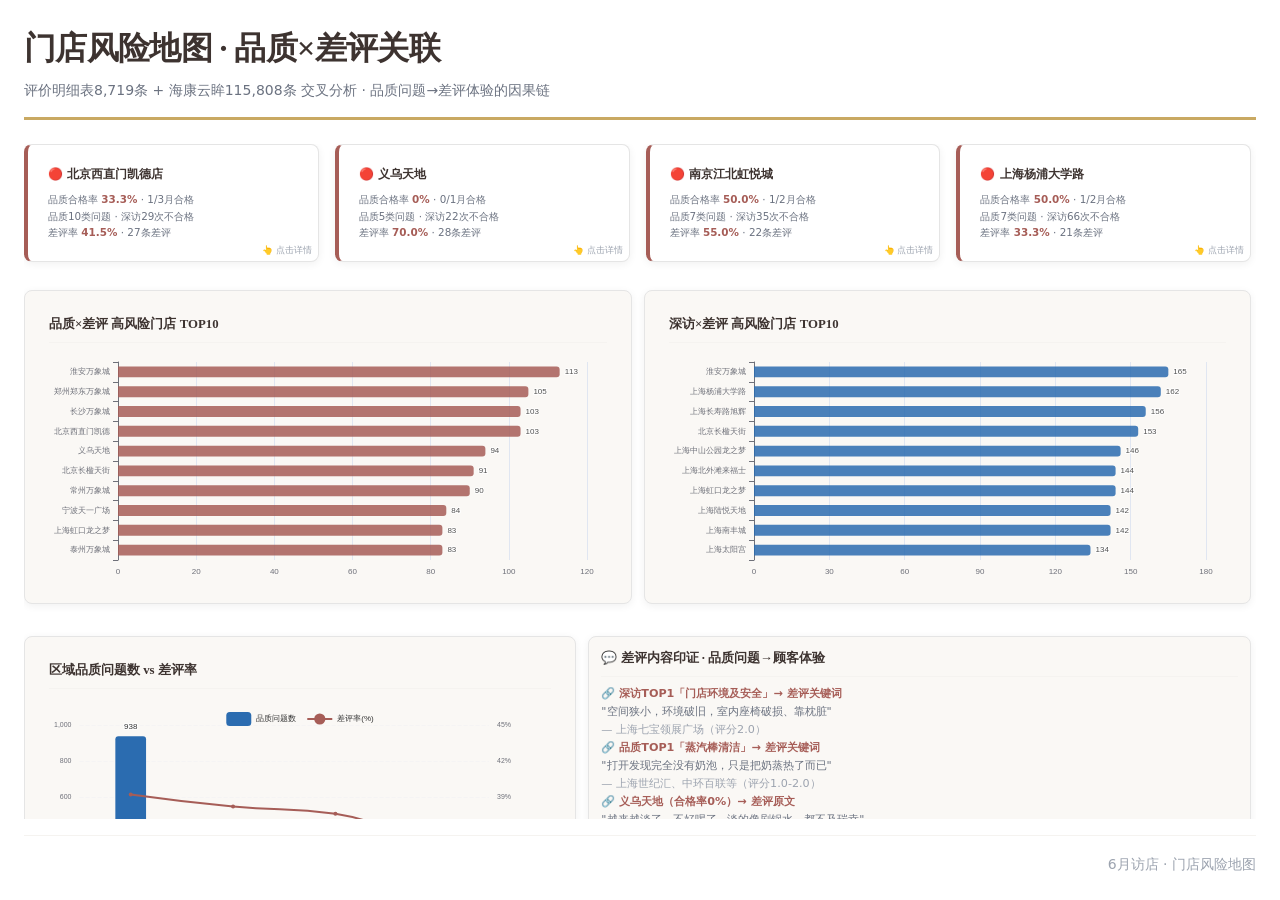
<file: slide-05.html>
<!DOCTYPE html>
<html lang="zh-CN">
<head>
    <meta charset="UTF-8">
    <meta name="viewport" content="width=device-width, initial-scale=1.0">
    <title>6月访店 — 门店风险地图 & 品质×差评关联</title>
    <link rel="stylesheet" href="../styles.css">
    <script src="../echarts.min.js"></script>
</head>
<body class="slide-page">
    <div class="slide">
        <div class="slide-header">
            <h1 class="slide-title">门店风险地图 · 品质×差评关联</h1>
            <p class="slide-subtitle">评价明细表8,719条 + 海康云眸115,808条 交叉分析 · 品质问题→差评体验的因果链</p>
        </div>

        <div class="slide-content" style="overflow-y:auto;padding-right:0.3rem;">
            <!-- 第1行：高风险门店排行（可点击下钻） -->
            <div class="insights-grid" style="grid-template-columns: repeat(4, 1fr); margin-bottom: 0.5rem;">
                <div class="insight-card accent-red" style="cursor:pointer; position:relative;" onclick="openModal('北京西直门凯德店')">
                    <div class="insight-title" style="font-size:0.75rem;">🔴 北京西直门凯德店</div>
                    <div class="insight-text" style="font-size:0.65rem;">
                        品质合格率 <b style="color:var(--accent-red)">33.3%</b> · 1/3月合格<br/>
                        品质10类问题 · 深访29次不合格<br/>
                        差评率 <b style="color:var(--accent-red)">41.5%</b> · 27条差评
                    </div>
                    <div style="position:absolute;bottom:4px;right:6px;font-size:0.55rem;color:var(--text-muted);">👆 点击详情</div>
                </div>
                <div class="insight-card accent-red" style="cursor:pointer; position:relative;" onclick="openModal('义乌天地')">
                    <div class="insight-title" style="font-size:0.75rem;">🔴 义乌天地</div>
                    <div class="insight-text" style="font-size:0.65rem;">
                        品质合格率 <b style="color:var(--accent-red)">0%</b> · 0/1月合格<br/>
                        品质5类问题 · 深访22次不合格<br/>
                        差评率 <b style="color:var(--accent-red)">70.0%</b> · 28条差评
                    </div>
                    <div style="position:absolute;bottom:4px;right:6px;font-size:0.55rem;color:var(--text-muted);">👆 点击详情</div>
                </div>
                <div class="insight-card accent-red" style="cursor:pointer; position:relative;" onclick="openModal('南京江北虹悦城店')">
                    <div class="insight-title" style="font-size:0.75rem;">🔴 南京江北虹悦城</div>
                    <div class="insight-text" style="font-size:0.65rem;">
                        品质合格率 <b style="color:var(--accent-red)">50.0%</b> · 1/2月合格<br/>
                        品质7类问题 · 深访35次不合格<br/>
                        差评率 <b style="color:var(--accent-red)">55.0%</b> · 22条差评
                    </div>
                    <div style="position:absolute;bottom:4px;right:6px;font-size:0.55rem;color:var(--text-muted);">👆 点击详情</div>
                </div>
                <div class="insight-card accent-red" style="cursor:pointer; position:relative;" onclick="openModal('上海杨浦大学路')">
                    <div class="insight-title" style="font-size:0.75rem;">🔴 上海杨浦大学路</div>
                    <div class="insight-text" style="font-size:0.65rem;">
                        品质合格率 <b style="color:var(--accent-red)">50.0%</b> · 1/2月合格<br/>
                        品质7类问题 · 深访66次不合格<br/>
                        差评率 <b style="color:var(--accent-red)">33.3%</b> · 21条差评
                    </div>
                    <div style="position:absolute;bottom:4px;right:6px;font-size:0.55rem;color:var(--text-muted);">👆 点击详情</div>
                </div>
            </div>

            <!-- 第2行：品质×差评风险门店排行 + 深访×差评排行 -->
            <div style="display:grid;grid-template-columns:1fr 1fr;gap:0.75rem;margin-bottom:0.75rem;">
                <div class="chart-section">
                    <h3 class="section-title" style="font-size:0.8rem;">品质×差评 高风险门店 TOP10</h3>
                    <div id="chart-risk-store" class="chart-container" style="height:260px;"></div>
                </div>
                <div class="chart-section">
                    <h3 class="section-title" style="font-size:0.8rem;">深访×差评 高风险门店 TOP10</h3>
                    <div id="chart-deep-risk" class="chart-container" style="height:260px;"></div>
                </div>
            </div>

            <!-- 第3行：区域对比 + 差评内容印证 -->
            <div style="display:grid;grid-template-columns:1fr 1.2fr;gap:0.75rem;margin-bottom:0.5rem;">
                <div class="chart-section">
                    <h3 class="section-title" style="font-size:0.8rem;">区域品质问题数 vs 差评率</h3>
                    <div id="chart-region-risk" class="chart-container" style="height:180px;"></div>
                </div>
                <div class="content-section" style="padding:0.75rem;">
                                    <div class="section-title" style="font-size:0.8rem;margin-bottom:0.5rem;">💬 差评内容印证 · 品质问题→顾客体验</div>
                                    <div style="font-size:0.7rem;color:var(--text-secondary);line-height:1.6;">
                                        <p><b style="color:var(--accent-red)">🔗 深访TOP1「门店环境及安全」→ 差评关键词</b><br/>
                                        "空间狭小，环境破旧，室内座椅破损、靠枕脏"<br/>
                                        <span style="color:var(--text-muted);">— 上海七宝领展广场（评分2.0）</span></p>
                                        <p><b style="color:var(--accent-red)">🔗 品质TOP1「蒸汽棒清洁」→ 差评关键词</b><br/>
                                        "打开发现完全没有奶泡，只是把奶蒸热了而已"<br/>
                                        <span style="color:var(--text-muted);">— 上海世纪汇、中环百联等（评分1.0-2.0）</span></p>
                                        <p><b style="color:var(--accent-red)">🔗 义乌天地（合格率0%）→ 差评原文</b><br/>
                                        "越来越淡了，不好喝了...淡的像刷锅水，都不及瑞幸"<br/>
                                        "这家店深烘美式喝出来了便利店的味道..水水的"</p>
                                        <p style="color:var(--accent-green);font-weight:600;">共 <b style="font-size:1rem;">1,267</b> 条差评涉及"环境/座椅/脏/破/旧"<br/>
                                        共 <b style="font-size:1rem;">130</b> 条差评涉及"蒸汽/奶泡/奶渍"</p>
                                    </div>
                                </div>
            </div>

            <!-- 第4行：AM维度风险排行 + 归因 -->
            <div style="display:grid;grid-template-columns:1fr 1fr;gap:0.75rem;">
                <div class="chart-section">
                    <h3 class="section-title" style="font-size:0.8rem;">AM维度 · 品质×差评风险排行</h3>
                    <div id="chart-am-risk" class="chart-container" style="height:230px;"></div>
                </div>
                <div class="content-section" style="padding:0.75rem;">
                                    <div class="section-title" style="font-size:0.8rem;margin-bottom:0.5rem;">📊 品质×差评关联 · 解释说明</div>
                                    <div style="font-size:0.7rem;color:var(--text-secondary);line-height:1.6;">
                                        <p><b style="color:var(--coffee-dark)">1. 为什么这些门店是双高风险？</b><br/>
                                        风险评分 = 品质问题数×2 + 差评数×3。<br/>
                                        品质问题多 → 差评多 → 品牌口碑受损，形成恶性循环。</p>
                                        <p><b style="color:var(--coffee-dark)">2. 品质→差评的因果链（点击门店可查看明细）</b><br/>
                                        🔗 <b>品质不合格「蒸汽棒清洁」</b> → 顾客感知为"奶泡粗糙/没奶泡"<br/>
                                        🔗 <b>深访不合格「门店环境及安全」</b> → 顾客感知为"环境脏/座椅破"<br/>
                                        🔗 <b>品质不合格「咖啡萃取参数」</b> → 顾客感知为"淡如刷锅水/没咖啡味"</p>
                                        <p><b style="color:var(--coffee-dark)">3. 数据说明</b><br/>
                                        品质合格率 = 门店按月维度，以「是否合格」字段首次记录为准<br/>
                                        深访不合格次数 = 题目维度不合格记录总数<br/>
                                        差评率 = 评分＜2的记录 / 总评价数</p>
                                    </div>
                                </div>
            </div>
        </div>

        <div class="slide-footer"><span class="slide-number">6月访店 · 门店风险地图</span></div>
    </div>

    <!-- 门店下钻弹窗 -->
    <div class="modal-overlay" id="storeModal">
        <div class="modal-box">
            <div class="modal-header">
                <div>
                    <h2 id="modalStoreName">门店名称</h2>
                    <div class="modal-store-meta">
                        <span id="modalRegion">区域</span>
                        <span id="modalCity">城市</span>
                    </div>
                </div>
                <button class="close-btn" onclick="closeModal()">✕</button>
            </div>
            <div class="modal-tabs">
                <button class="modal-tab active" data-tab="qa" onclick="switchTab('qa')">
                    品质问题 <span class="badge" id="qaBadge">0</span>
                </button>
                <button class="modal-tab" data-tab="deep" onclick="switchTab('deep')">
                    深访问题 <span class="badge gold" id="deepBadge">0</span>
                </button>
                <button class="modal-tab" data-tab="review" onclick="switchTab('review')">
                    差评内容 <span class="badge green" id="reviewBadge">0</span>
                </button>
            </div>
            <div class="modal-body">
                <div id="modalQaContent" class="modal-content"></div>
                <div id="modalDeepContent" class="modal-content" style="display:none"></div>
                <div id="modalReviewContent" class="modal-content" style="display:none"></div>
            </div>
        </div>
    </div>

    <script>
        const C = {blue:'#2B6CB0',red:'#A65D57',gold:'#C9A962',green:'#5B8C6A',dark:'#3D3330'};
        let storeData = {};
        let currentStore = null;

        // ===== 加载门店数据 =====
        fetch('../store_data.json')
            .then(r => r.json())
            .then(d => { storeData = d.stores; })
            .catch(e => console.warn('门店数据加载失败，下钻功能不可用', e));

        // ===== 门店搜索（模糊匹配）=====
        function findStore(name) {
            const key = name.replace(/[店址]/g, '').trim();
            for (const [sid, s] of Object.entries(storeData)) {
                const sn = s.store_name.replace(/[店址]/g, '').trim();
                if (sn.includes(key) || key.includes(sn)) return s;
            }
            return null;
        }

        // ===== 弹窗控制 =====
        function openModal(storeName) {
            currentStore = findStore(storeName);
            if (!currentStore) { alert('暂无该门店的明细数据'); return; }
            document.getElementById('modalStoreName').textContent = currentStore.store_name || storeName;
            document.getElementById('modalRegion').textContent = '📍 ' + (currentStore.region || '-');
            document.getElementById('modalCity').textContent = '🏙️ ' + (currentStore.city || '-');
            // 更新徽章
            document.getElementById('qaBadge').textContent = currentStore.qa_problems.length;
            document.getElementById('deepBadge').textContent = currentStore.deep_problems.length;
            document.getElementById('reviewBadge').textContent = currentStore.neg_reviews.length;
            // 渲染各标签页
            renderQa(currentStore.qa_problems, currentStore);
            renderDeep(currentStore.deep_problems, currentStore);
            renderReview(currentStore.neg_reviews);
            switchTab('qa');
            document.getElementById('storeModal').classList.add('active');
        }
        function closeModal() {
            document.getElementById('storeModal').classList.remove('active');
        }
        function switchTab(tab) {
            document.querySelectorAll('.modal-tab').forEach(t => t.classList.toggle('active', t.dataset.tab === tab));
            ['qa', 'deep', 'review'].forEach(t => {
                document.getElementById('modal' + t.charAt(0).toUpperCase() + t.slice(1) + 'Content').style.display = t === tab ? '' : 'none';
            });
        }
        function renderQa(problems, store) {
            const el = document.getElementById('modalQaContent');
            if (!problems || problems.length === 0) { el.innerHTML = '<div class="empty-state">✅ 暂无品质稽核不合格项</div>'; return; }
            el.innerHTML = '<div style="font-size:0.7rem;color:var(--text-muted);margin-bottom:0.4rem;">共 ' + store.qa_unique_problems + ' 类问题 · ' + store.qa_total_fails + ' 次不合格</div>' +
                problems.map(p => '<div class="problem-item"><span class="item-name">' + escHtml(p.item) + '</span><span class="count">' + p.count + '次</span></div>').join('');
        }
        function renderDeep(problems, store) {
            const el = document.getElementById('modalDeepContent');
            if (!problems || problems.length === 0) { el.innerHTML = '<div class="empty-state">✅ 暂无深访不合格项</div>'; return; }
            el.innerHTML = '<div style="font-size:0.7rem;color:var(--text-muted);margin-bottom:0.4rem;">共 ' + store.deep_unique_problems + ' 类问题 · ' + store.deep_total_fails + ' 次不合格</div>' +
                problems.map(p => '<div class="problem-item"><span class="item-name">' + escHtml(p.item) + '</span><span class="count">' + p.count + '次</span></div>').join('');
        }
        function renderReview(reviews) {
            const el = document.getElementById('modalReviewContent');
            if (!reviews || reviews.length === 0) { el.innerHTML = '<div class="empty-state">✅ 无差评记录</div>'; return; }
            el.innerHTML = reviews.map(r => '<div class="review-item"><span class="score">' + r.score + '分</span><span class="text">' + escHtml(r.content) + '</span></div>').join('');
        }
        function escHtml(s) {
            const d = document.createElement('div');
            d.textContent = s;
            return d.innerHTML;
        }

        // 点击弹窗外关闭
        document.getElementById('storeModal').addEventListener('click', function(e) {
            if (e.target === this) closeModal();
        });
        document.addEventListener('keydown', function(e) {
            if (e.key === 'Escape') closeModal();
        });

        // ===== 品质×差评风险门店（支持点击下钻） =====
        const qaStoreNames = ['淮安万象城','郑州郑东万象城','长沙万象城','北京西直门凯德','义乌天地','北京长楹天街','常州万象城','宁波天一广场','上海虹口龙之梦','泰州万象城'];
        const rs = echarts.init(document.getElementById('chart-risk-store'));
        rs.setOption({
            grid:{left:5,right:20,bottom:3,top:3,containLabel:true},
            xAxis:{type:'value',axisLabel:{fontSize:8}},
            yAxis:{type:'category',data:qaStoreNames.slice().reverse(),axisLabel:{fontSize:8}},
            tooltip:{trigger:'axis',axisPointer:{type:'shadow'},formatter:p=>p[0].name+'<br/>风险评分: '+p[0].value+'<br/>👆 点击查看门店详情'},
            series:[{
                data:[113,105,103,103,94,91,90,84,83,83].reverse(),
                type:'bar',barWidth:'55%',
                label:{show:true,position:'right',fontSize:8,formatter:'{c}'},
                itemStyle:{color:C.red,borderRadius:[0,3,3,0],opacity:0.85,cursor:'pointer'}
            }]
        });
        rs.on('click', function(p) {
            if (p.componentType === 'series') openModal(qaStoreNames[qaStoreNames.length - 1 - p.dataIndex]);
        });

        // ===== 深访×差评风险门店 =====
        const deepStoreNames = ['淮安万象城','上海杨浦大学路','上海长寿路旭辉','北京长楹天街','上海中山公园龙之梦','上海北外滩来福士','上海虹口龙之梦','上海陆悦天地','上海南丰城','上海太阳宫'];
        const dr = echarts.init(document.getElementById('chart-deep-risk'));
        dr.setOption({
            grid:{left:5,right:20,bottom:3,top:3,containLabel:true},
            xAxis:{type:'value',axisLabel:{fontSize:8}},
            yAxis:{type:'category',data:deepStoreNames.slice().reverse(),axisLabel:{fontSize:8}},
            tooltip:{trigger:'axis',axisPointer:{type:'shadow'},formatter:p=>p[0].name+'<br/>风险评分: '+p[0].value+'<br/>👆 点击查看门店详情'},
            series:[{
                data:[165,162,156,153,146,144,144,142,142,134].reverse(),
                type:'bar',barWidth:'55%',
                label:{show:true,position:'right',fontSize:8,formatter:'{c}'},
                itemStyle:{color:C.blue,borderRadius:[0,3,3,0],opacity:0.85,cursor:'pointer'}
            }]
        });
        dr.on('click', function(p) {
            if (p.componentType === 'series') openModal(deepStoreNames[deepStoreNames.length - 1 - p.dataIndex]);
        });

        // ===== 区域对比 =====
        const rc = echarts.init(document.getElementById('chart-region-risk'));
        rc.setOption({
            tooltip:{trigger:'axis',axisPointer:{type:'shadow'}},
            legend:{data:['品质问题数','差评率(%)'],top:2,textStyle:{fontSize:8}},
            grid:{left:5,right:40,bottom:3,top:20,containLabel:true},
            xAxis:{type:'category',data:['East','North','South','West'],axisLabel:{fontSize:9}},
            yAxis:[
                {type:'value',axisLabel:{fontSize:7},splitLine:{lineStyle:{type:'dashed',opacity:0.2}}},
                {type:'value',min:30,max:45,axisLabel:{fontSize:7,formatter:'{value}%'},splitLine:{show:false}}
            ],
            series:[
                {name:'品质问题数',data:[938,204,46,19],type:'bar',barWidth:'30%',
                    itemStyle:{color:C.blue,borderRadius:[3,3,0,0]},
                    label:{show:true,position:'top',fontSize:8}},
                {name:'差评率(%)',data:[39.2,38.2,37.6,34.3],type:'line',yAxisIndex:1,smooth:true,
                    symbol:'circle',lineStyle:{color:C.red,width:2},itemStyle:{color:C.red}}
            ]
        });

        // ===== AM风险排行（非门店级，无下钻）=====
        const ar = echarts.init(document.getElementById('chart-am-risk'));
        ar.setOption({
            grid:{left:5,right:20,bottom:3,top:3,containLabel:true},
            xAxis:{type:'value',axisLabel:{fontSize:7}},
            yAxis:{type:'category',data:['Michael Chen','Fish Yu','Kiki Wan','Venus Diao','Cindy Wang','Danna Xia','Cindy Fu','Fanta Chen','Eric Zhao','Log Sheng'].reverse(),axisLabel:{fontSize:7}},
            tooltip:{trigger:'axis',axisPointer:{type:'shadow'},formatter:p=>p[0].name+'<br/>风险评分: '+p[0].value},
            series:[{
                data:[755,670,662,615,594,566,559,549,549,547].reverse(),
                type:'bar',barWidth:'50%',
                label:{show:true,position:'right',fontSize:7,formatter:'{c}'},
                itemStyle:{color:C.blue,borderRadius:[0,3,3,0],opacity:0.85}
            }]
        });

        window.addEventListener('resize',()=>{rs.resize();dr.resize();rc.resize();ar.resize();});
    </script>

    </body>
</html>
</file>
<file: styles.css>
/* 重置样式 */
* {
    margin: 0;
    padding: 0;
    box-sizing: border-box;
}

/* Peet's Coffee 商业报告风格 */
:root {
    --coffee-dark: #3D3330;
    --coffee-medium: #5A4E49;
    --coffee-gold: #C9A962;
    --coffee-light: #D4B896;
    --coffee-cream: #FAF8F5;
    --accent-green: #5B8C6A;
    --accent-red: #A65D57;
    --accent-purple: #7D6B8A;

    --bg-primary: #FFFFFF;
    --text-primary: #1A1A1A;
    --text-secondary: #6B7280;
    --text-muted: #9CA3AF;

    --border-color: #E5E5E5;
    --border-light: #F5F3F0;

    --card-bg: #FAF8F5;
    --card-shadow: 0 2px 8px rgba(0,0,0,0.06);
    --radius: 8px;

    --font-sans: system-ui, -apple-system, BlinkMacSystemFont, "Segoe UI", Roboto, sans-serif;
    --font-serif: Georgia, "Times New Roman", serif;
}

body {
    font-family: var(--font-sans);
    background-color: var(--bg-primary);
    color: var(--text-primary);
    line-height: 1.5;
    -webkit-font-smoothing: antialiased;
}

/* ========== 幻灯片页面样式 ========== */
.slide-page {
    font-family: var(--font-sans);
    background-color: var(--bg-primary);
    color: var(--text-primary);
    padding: 1.5rem;
    height: 100vh;
    overflow-y: auto;
    margin: 0;
    box-sizing: border-box;
    min-height: 100vh;
}

.slide {
    width: 100%;
    height: 100%;
    display: flex;
    flex-direction: column;
    justify-content: space-between;
}

.slide-header {
    text-align: left;
    margin-bottom: 1.5rem;
    padding-bottom: 1rem;
    border-bottom: 3px solid var(--coffee-gold);
}

.slide-title {
    font-family: var(--font-serif);
    font-size: 2rem;
    font-weight: 700;
    color: var(--coffee-dark);
    margin-bottom: 0.5rem;
    letter-spacing: -0.02em;
}

.slide-subtitle {
    font-size: 0.875rem;
    color: var(--text-secondary);
    font-weight: 400;
}

.slide-content {
    flex: 1;
    display: grid;
    gap: 1.25rem;
    align-items: start;
}

.content-section {
    background-color: var(--card-bg);
    border: 1px solid var(--border-color);
    border-radius: var(--radius);
    padding: 1.5rem;
    box-shadow: var(--card-shadow);
}

.section-title {
    font-family: var(--font-serif);
    font-size: 1.1rem;
    font-weight: 600;
    color: var(--coffee-dark);
    margin-bottom: 1rem;
    padding-bottom: 0.5rem;
    border-bottom: 1px solid var(--border-light);
}

/* 筛选按钮组 */
.filter-group {
    display: flex;
    gap: 0.25rem;
}

.filter-btn {
    padding: 0.35rem 0.75rem;
    font-size: 0.8rem;
    border: 1px solid var(--border-color);
    background: #FFFFFF;
    color: var(--text-secondary);
    border-radius: 4px;
    cursor: pointer;
    transition: all 0.2s ease;
}

.filter-btn:hover {
    border-color: var(--coffee-gold);
    color: var(--coffee-dark);
}

.filter-btn.active {
    background: var(--coffee-dark);
    color: #FFFFFF;
    border-color: var(--coffee-dark);
}

/* 指标网格 */
.metrics-grid {
    display: grid;
    grid-template-columns: repeat(auto-fit, minmax(120px, 1fr));
    gap: 1rem;
    margin-bottom: 1.25rem;
}

.metric-card {
    background-color: #FFFFFF;
    border: 1px solid var(--border-color);
    border-radius: var(--radius);
    padding: 1.25rem 1rem;
    text-align: center;
    box-shadow: var(--card-shadow);
    transition: transform 0.2s ease, box-shadow 0.2s ease;
}

.metric-card:hover {
    transform: translateY(-2px);
    box-shadow: 0 4px 12px rgba(0,0,0,0.12);
}

.metric-value {
    font-size: 1.5rem;
    font-weight: 700;
    color: var(--coffee-dark);
    margin-bottom: 0.25rem;
    font-variant-numeric: tabular-nums;
}

.metric-label {
    font-size: 0.8rem;
    color: var(--text-secondary);
    font-weight: 500;
    text-transform: uppercase;
    letter-spacing: 0.05em;
}

/* 图表容器 */
.chart-container {
    width: 100%;
    height: 260px;
}

/* 洞察网格 */
.insights-grid {
    display: grid;
    grid-template-columns: repeat(auto-fit, minmax(280px, 1fr));
    gap: 1rem;
}

.insight-card {
    background-color: #FFFFFF;
    border: 1px solid var(--border-color);
    border-left: 4px solid var(--coffee-gold);
    border-radius: var(--radius);
    padding: 1.25rem;
    box-shadow: var(--card-shadow);
}

.insight-card.accent-green {
    border-left-color: var(--accent-green);
}
.insight-card.accent-red {
    border-left-color: var(--accent-red);
}
.insight-card.accent-gold {
    border-left-color: var(--coffee-gold);
}
.insight-card.accent-purple {
    border-left-color: var(--accent-purple);
}

.insight-title {
    font-size: 1rem;
    font-weight: 600;
    color: var(--coffee-dark);
    margin-bottom: 0.5rem;
}

.insight-text {
    font-size: 0.875rem;
    color: var(--text-secondary);
    line-height: 1.6;
}

.insight-text .highlight {
    color: var(--accent-red);
    font-weight: 600;
}

.slide-footer {
    text-align: right;
    padding-top: 1rem;
    border-top: 1px solid var(--border-light);
    margin-top: 1rem;
}

/* ========== 门店下钻弹窗 ========== */
.modal-overlay {
    display: none;
    position: fixed;
    top: 0; left: 0; right: 0; bottom: 0;
    background: rgba(0,0,0,0.5);
    z-index: 9999;
    justify-content: center;
    align-items: center;
    animation: fadeIn 0.2s ease;
}
.modal-overlay.active {
    display: flex;
}
.modal-box {
    background: #fff;
    border-radius: 12px;
    width: 90vw;
    max-width: 900px;
    max-height: 85vh;
    display: flex;
    flex-direction: column;
    box-shadow: 0 8px 40px rgba(0,0,0,0.2);
    animation: slideUp 0.25s ease;
}
.modal-header {
    display: flex;
    justify-content: space-between;
    align-items: center;
    padding: 1rem 1.5rem;
    border-bottom: 2px solid var(--coffee-gold);
    flex-shrink: 0;
}
.modal-header h2 {
    font-family: var(--font-serif);
    font-size: 1.2rem;
    color: var(--coffee-dark);
    margin: 0;
}
.modal-header .close-btn {
    background: none;
    border: none;
    font-size: 1.5rem;
    cursor: pointer;
    color: var(--text-muted);
    padding: 0.25rem 0.5rem;
    border-radius: 4px;
    line-height: 1;
}
.modal-header .close-btn:hover {
    background: var(--border-light);
    color: var(--text-primary);
}
.modal-body {
    flex: 1;
    overflow-y: auto;
    padding: 1rem 1.5rem 1.5rem;
}
.modal-tabs {
    display: flex;
    gap: 0.5rem;
    margin-bottom: 1rem;
    border-bottom: 1px solid var(--border-color);
    padding-bottom: 0.5rem;
    flex-shrink: 0;
}
.modal-tab {
    padding: 0.4rem 1rem;
    border: 1px solid var(--border-color);
    border-radius: 6px;
    background: var(--card-bg);
    cursor: pointer;
    font-size: 0.8rem;
    color: var(--text-secondary);
    transition: all 0.15s;
}
.modal-tab:hover {
    border-color: var(--coffee-gold);
    color: var(--coffee-dark);
}
.modal-tab.active {
    background: var(--coffee-dark);
    color: #fff;
    border-color: var(--coffee-dark);
}
.modal-tab .badge {
    display: inline-block;
    background: var(--accent-red);
    color: #fff;
    border-radius: 10px;
    padding: 0.05rem 0.45rem;
    font-size: 0.7rem;
    margin-left: 0.3rem;
}
.modal-tab.active .badge {
    background: rgba(255,255,255,0.3);
}
.modal-tab .badge.green {
    background: var(--accent-green);
}
.modal-tab .badge.gold {
    background: var(--coffee-gold);
}
.modal-content {
    font-size: 0.8rem;
    line-height: 1.6;
}
.modal-content .problem-item {
    display: flex;
    justify-content: space-between;
    padding: 0.5rem 0.75rem;
    border-bottom: 1px solid var(--border-light);
    align-items: center;
}
.modal-content .problem-item:last-child {
    border-bottom: none;
}
.modal-content .problem-item .count {
    background: var(--accent-red);
    color: #fff;
    border-radius: 10px;
    padding: 0.1rem 0.5rem;
    font-size: 0.7rem;
    min-width: 1.8rem;
    text-align: center;
}
.modal-content .review-item {
    padding: 0.6rem 0.75rem;
    border-bottom: 1px solid var(--border-light);
}
.modal-content .review-item:last-child {
    border-bottom: none;
}
.modal-content .review-item .score {
    display: inline-block;
    background: var(--accent-red);
    color: #fff;
    border-radius: 4px;
    padding: 0.05rem 0.4rem;
    font-size: 0.7rem;
    margin-right: 0.4rem;
}
.modal-content .review-item .text {
    color: var(--text-secondary);
}
.modal-content .empty-state {
    padding: 2rem;
    text-align: center;
    color: var(--text-muted);
    font-size: 0.85rem;
}
.modal-store-meta {
    font-size: 0.75rem;
    color: var(--text-muted);
    margin-top: 0.2rem;
}
.modal-store-meta span {
    margin-right: 1rem;
}
.problem-item .item-name {
    flex: 1;
    color: var(--text-primary);
}
@keyframes fadeIn {
    from { opacity: 0; }
    to { opacity: 1; }
}
@keyframes slideUp {
    from { opacity: 0; transform: translateY(20px); }
    to { opacity: 1; transform: translateY(0); }
}

.slide-number {
    font-size: 0.875rem;
    color: var(--text-muted);
}

/* 布局变体 */
.slide-content.two-column {
    grid-template-columns: 1fr 1fr;
}
.slide-content.three-column {
    grid-template-columns: 1fr 1fr 1fr;
    gap: 1.5rem;
}
.slide-content.full-width {
    grid-template-columns: 1fr;
}

.chart-row {
    display: grid;
    grid-template-columns: 1fr 1fr;
    gap: 1.5rem;
}

.chart-section {
    background-color: var(--card-bg);
    border: 1px solid var(--border-color);
    border-radius: var(--radius);
    padding: 1.5rem;
    display: flex;
    flex-direction: column;
    box-shadow: var(--card-shadow);
}

.chart-section .chart-container {
    flex: 1;
    min-height: 220px;
}

.insights-section {
    grid-column: 1 / -1;
    background-color: var(--card-bg);
    border: 1px solid var(--border-color);
    border-radius: var(--radius);
    padding: 1.5rem;
    box-shadow: var(--card-shadow);
}

.insights-title {
    font-size: 1.25rem;
    font-weight: 600;
    color: var(--coffee-dark);
    margin-bottom: 1rem;
    display: flex;
    align-items: center;
    gap: 0.5rem;
}

/* 数据表格 */
.table-container {
    width: 100%;
    overflow-x: auto;
}

.data-table {
    width: 100%;
    border-collapse: collapse;
    font-size: 14px;
    font-family: Microsoft YaHei, sans-serif;
}

.data-table th,
.data-table td {
    padding: 0.75rem 1rem;
    text-align: left;
    border-bottom: 1px solid var(--border-light);
}

.data-table th {
    background-color: var(--card-bg);
    font-weight: bold;
    color: var(--coffee-dark);
    font-size: 18px;
}

.data-table td {
    font-size: 14px;
}

.data-table tr:hover td {
    background-color: #FAFAFA;
}

/* 迷你表格 */
.mini-table {
    width: 100%;
    border-collapse: collapse;
    font-size: 11px;
}

.mini-table th,
.mini-table td {
    padding: 0.4rem 0.5rem;
    text-align: left;
    border-bottom: 1px solid var(--border-light);
}

.mini-table th {
    background-color: var(--card-bg);
    font-weight: 600;
    color: var(--coffee-dark);
    font-size: 10px;
}

.mini-table tr:last-child td {
    border-bottom: none;
}

.mini-table .rank {
    width: 35px;
    text-align: center;
    font-weight: 600;
    color: var(--coffee-dark);
}

.mini-table .product-name {
    max-width: 120px;
    overflow: hidden;
    text-overflow: ellipsis;
    white-space: nowrap;
}

/* 区域卡片 */
.market-card {
    background-color: #FFFFFF;
    border: 1px solid var(--border-color);
    border-radius: var(--radius);
    overflow: hidden;
}

.market-header {
    background-color: var(--coffee-dark);
    color: #FFFFFF;
    padding: 0.5rem 0.75rem;
    font-weight: 600;
    font-size: 0.85rem;
    text-align: center;
}

/* ========== 主框架样式 ========== */
.app-container {
    display: flex;
    height: 100vh;
    overflow: hidden;
}

.sidebar {
    width: 280px;
    background-color: #ffffff;
    border-right: 1px solid var(--border-color);
    display: flex;
    flex-direction: column;
    flex-shrink: 0;
    box-shadow: 2px 0 8px rgba(44, 24, 16, 0.06);
}

.sidebar-header {
    padding: 1.5rem 1rem;
    border-bottom: 1px solid var(--border-color);
    background: linear-gradient(135deg, #3D3330 0%, #5A4E49 100%);
}

.sidebar-header h1 {
    font-size: 1.125rem;
    font-weight: 600;
    color: #ffffff;
    margin-bottom: 0.5rem;
}

.slide-count {
    font-size: 0.875rem;
    color: rgba(255, 255, 255, 0.8);
}

.thumbnails-container {
    flex: 1;
    padding: 1rem;
    overflow-y: auto;
    display: flex;
    flex-direction: column;
    gap: 0.75rem;
    background-color: #f5f5f5;
}

.thumbnail-item {
    background-color: #ffffff;
    border: 1px solid var(--border-color);
    border-radius: 6px;
    cursor: pointer;
    transition: all 0.2s ease-in-out;
    overflow: hidden;
    position: relative;
    flex-shrink: 0;
    box-shadow: 0 1px 3px rgba(44, 24, 16, 0.06);
}

.thumbnail-item:hover {
    border-color: var(--coffee-gold);
    box-shadow: 0 2px 8px rgba(184, 134, 11, 0.15);
    transform: translateY(-1px);
}

.thumbnail-item.active {
    border-color: var(--coffee-gold);
    box-shadow: 0 0 0 2px rgba(184, 134, 11, 0.2);
    background-color: #f8fafc;
}

.thumbnail-preview {
    width: 100%;
    aspect-ratio: 16/9;
    border: none;
    border-radius: 6px;
    pointer-events: none;
    transform: scale(0.95);
    transform-origin: center;
    min-height: 120px;
}

.thumbnail-title {
    padding: 0.5rem;
    font-size: 0.7rem;
    font-weight: 500;
    color: var(--text-primary);
    border-top: 1px solid var(--border-color);
    background-color: #ffffff;
    white-space: nowrap;
    overflow: hidden;
    text-overflow: ellipsis;
}

.main-content {
    flex: 1;
    display: flex;
    flex-direction: column;
    background-color: #f0f0f0;
}

.slide-container {
    flex: 1;
    padding: 1.5rem;
    display: flex;
    align-items: center;
    justify-content: center;
    overflow: hidden;
    background-color: #E8E8E8;
}

.slide-iframe {
    width: 1600px;
    height: 900px;
    transform-origin: center center;
    border: 2px solid var(--border-color);
    border-radius: 8px;
    background-color: #ffffff;
    overflow: hidden;
    box-shadow: 0 4px 12px rgba(71, 85, 105, 0.1);
}

.navigation {
    padding: 1rem 1.5rem;
    border-top: 1px solid var(--border-color);
    background-color: #ffffff;
    display: flex;
    align-items: center;
    justify-content: space-between;
    box-shadow: 0 -2px 8px rgba(44, 24, 16, 0.06);
}

.nav-btn {
    display: flex;
    align-items: center;
    gap: 0.5rem;
    padding: 0.5rem 1rem;
    background-color: var(--coffee-gold);
    color: #ffffff;
    border: 1px solid var(--coffee-gold);
    border-radius: 6px;
    font-size: 0.875rem;
    font-weight: 500;
    cursor: pointer;
    transition: all 0.2s ease-in-out;
    box-shadow: 0 1px 3px rgba(44, 24, 16, 0.06);
}

.nav-btn:hover:not(:disabled) {
    background-color: #9a7009;
    border-color: #9a7009;
    transform: translateY(-1px);
    box-shadow: 0 2px 6px rgba(184, 134, 11, 0.3);
}

.nav-btn:disabled {
    opacity: 0.5;
    cursor: not-allowed;
}

.page-indicator {
    font-size: 0.875rem;
    color: var(--text-primary);
    font-weight: 600;
    background-color: #f3f4f6;
    padding: 0.25rem 0.75rem;
    border-radius: 4px;
    border: 1px solid var(--border-color);
}

/* 滚动条 */
.thumbnails-container::-webkit-scrollbar {
    width: 6px;
    height: 6px;
}
.thumbnails-container::-webkit-scrollbar-track {
    background: #f3f4f6;
}
.thumbnails-container::-webkit-scrollbar-thumb {
    background: var(--border-color);
    border-radius: 3px;
}
.thumbnails-container::-webkit-scrollbar-thumb:hover {
    background: #9CA3AF;
}

/* 响应式 */
@media (max-width: 768px) {
    .slide-page { padding: 1rem; }
    .slide-content.two-column,
    .slide-content.three-column,
    .chart-row { grid-template-columns: 1fr !important; gap: 1rem; }
    .slide-title { font-size: 1.5rem; }
    .metrics-grid { grid-template-columns: repeat(2, 1fr); }
    .insights-grid { grid-template-columns: 1fr; }
}
</file>
